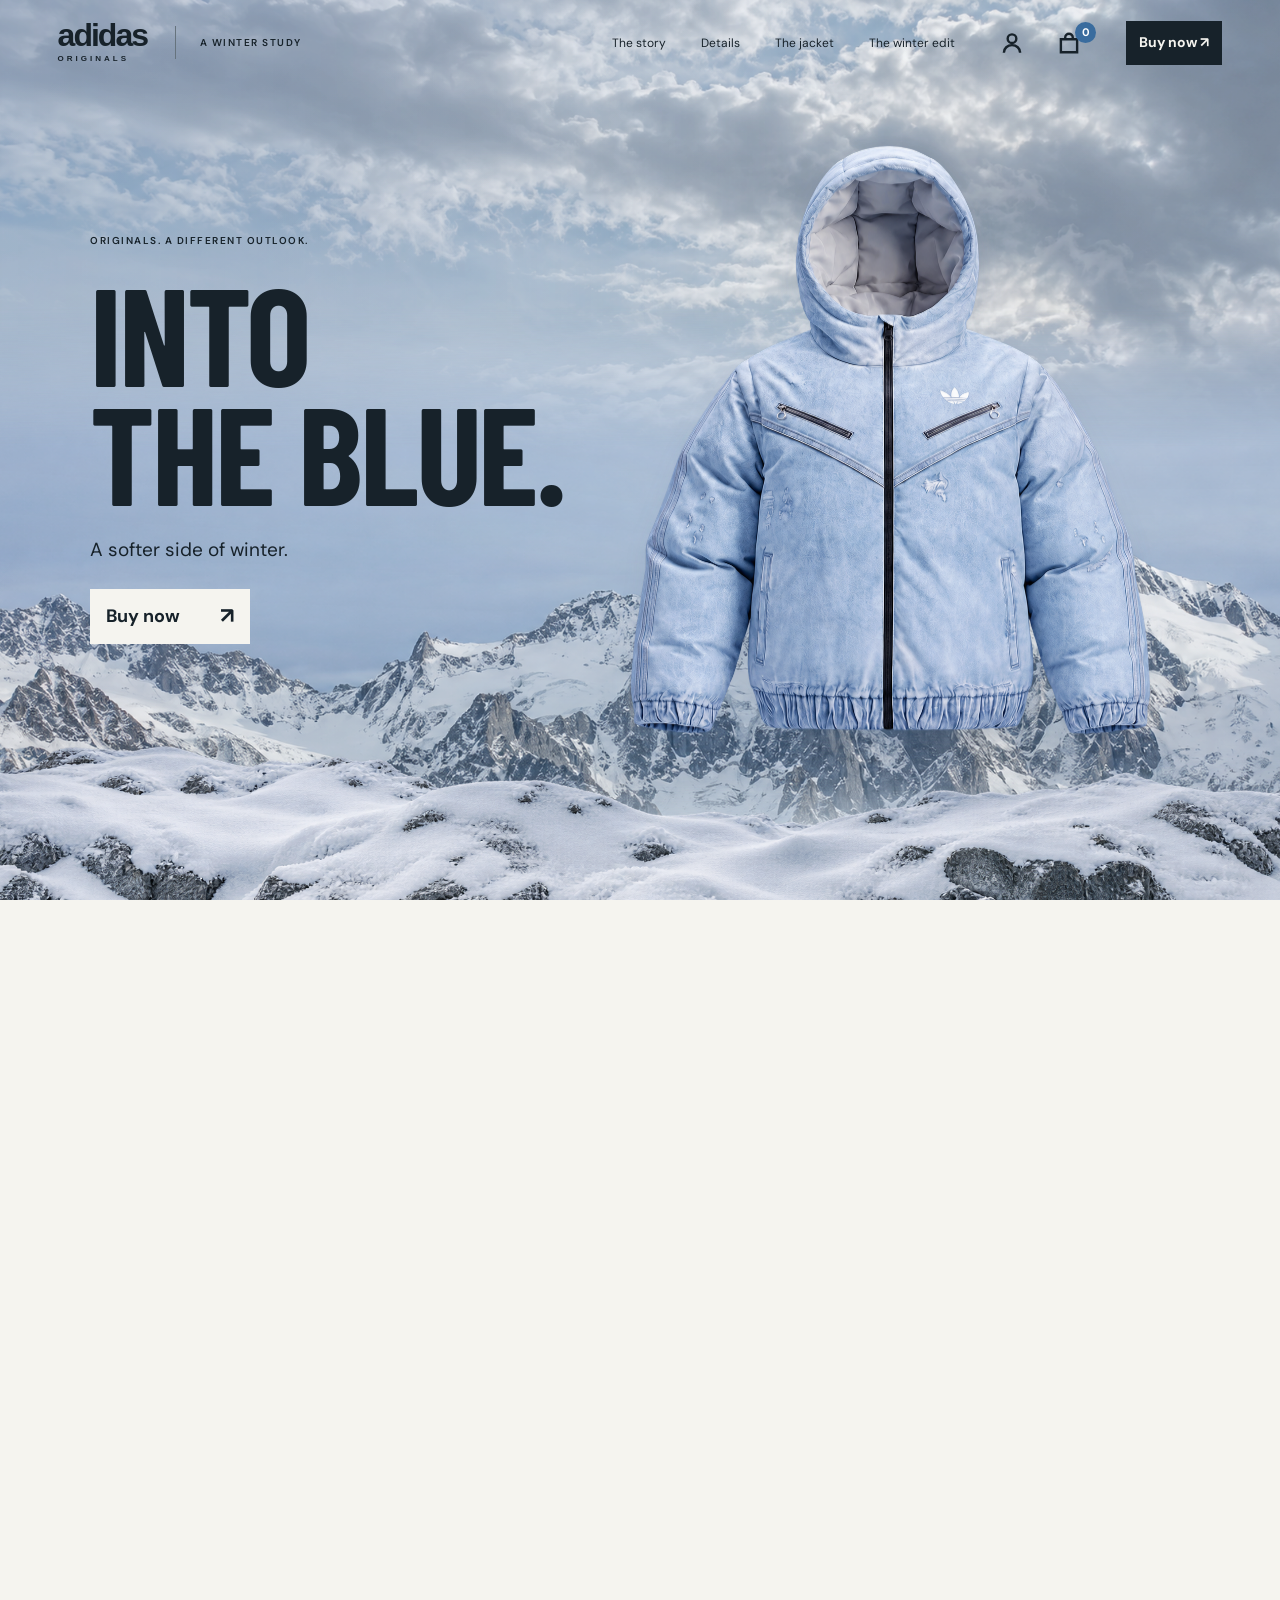
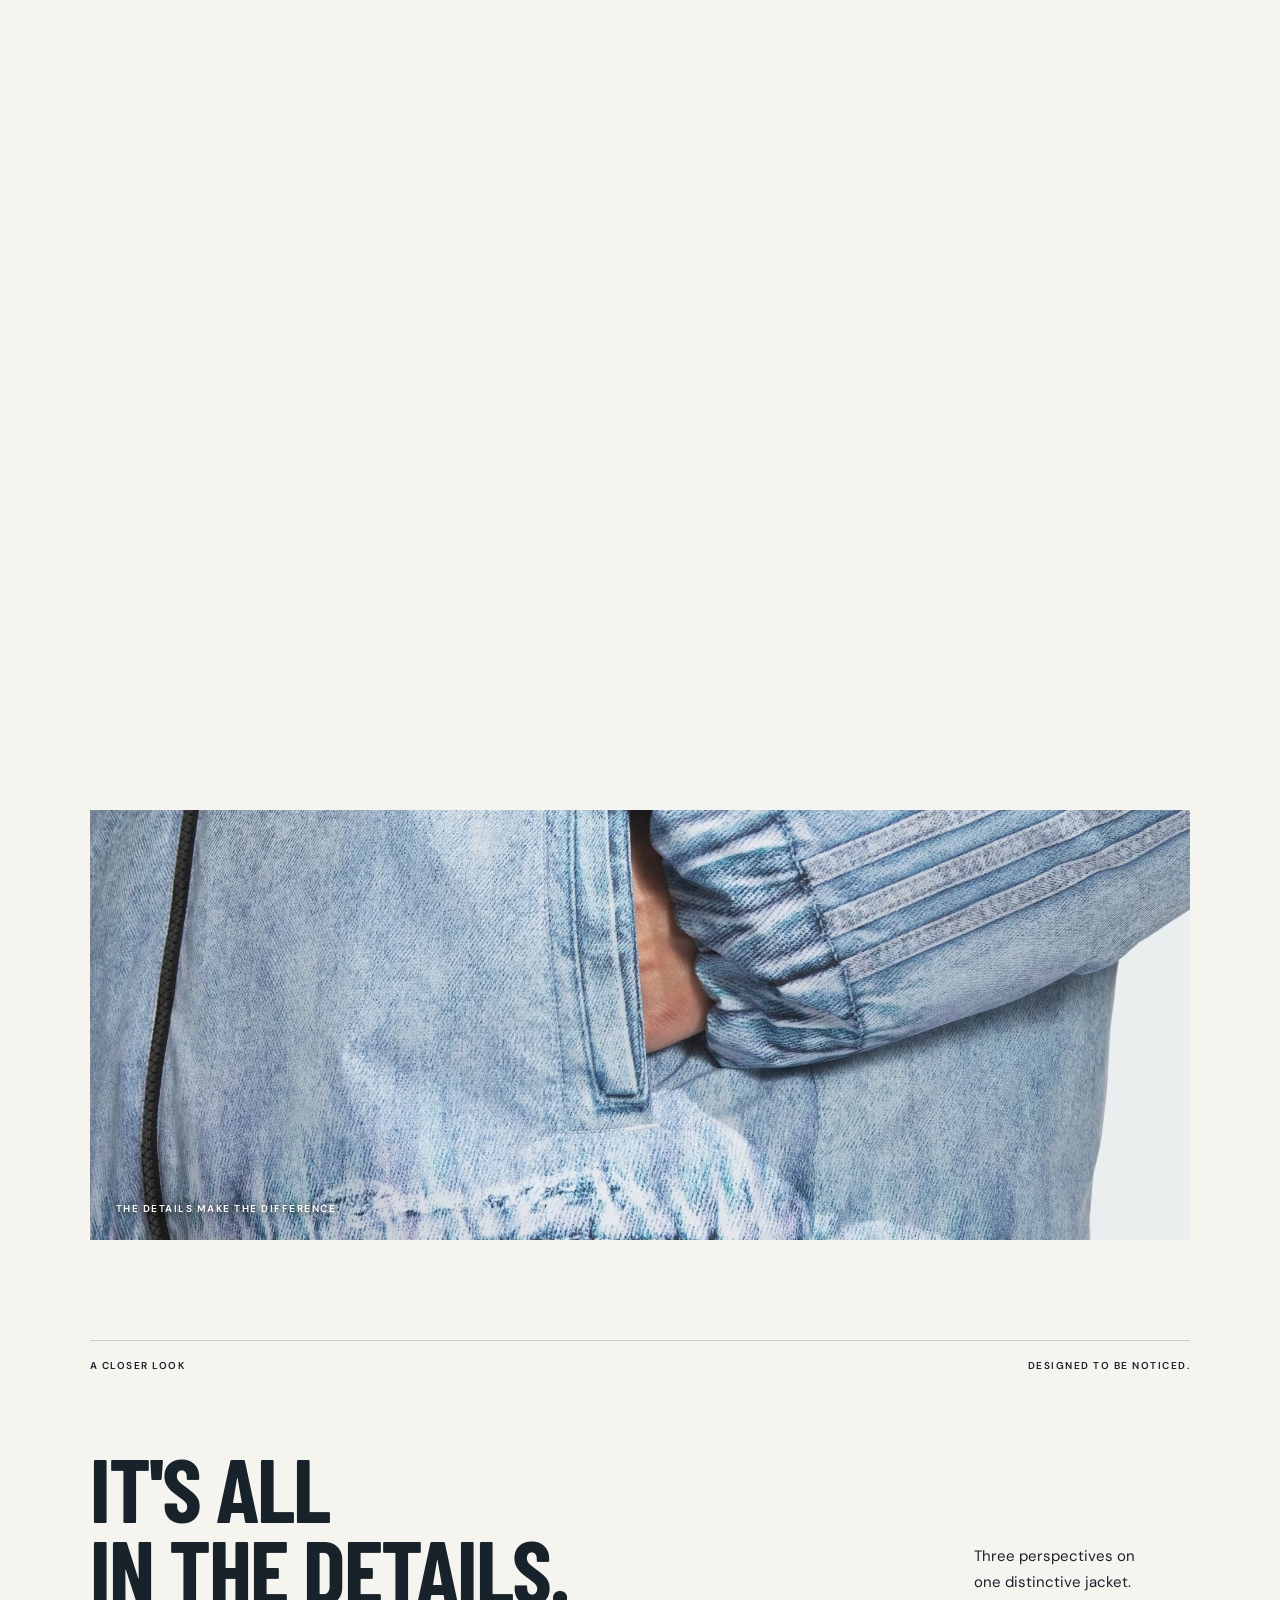
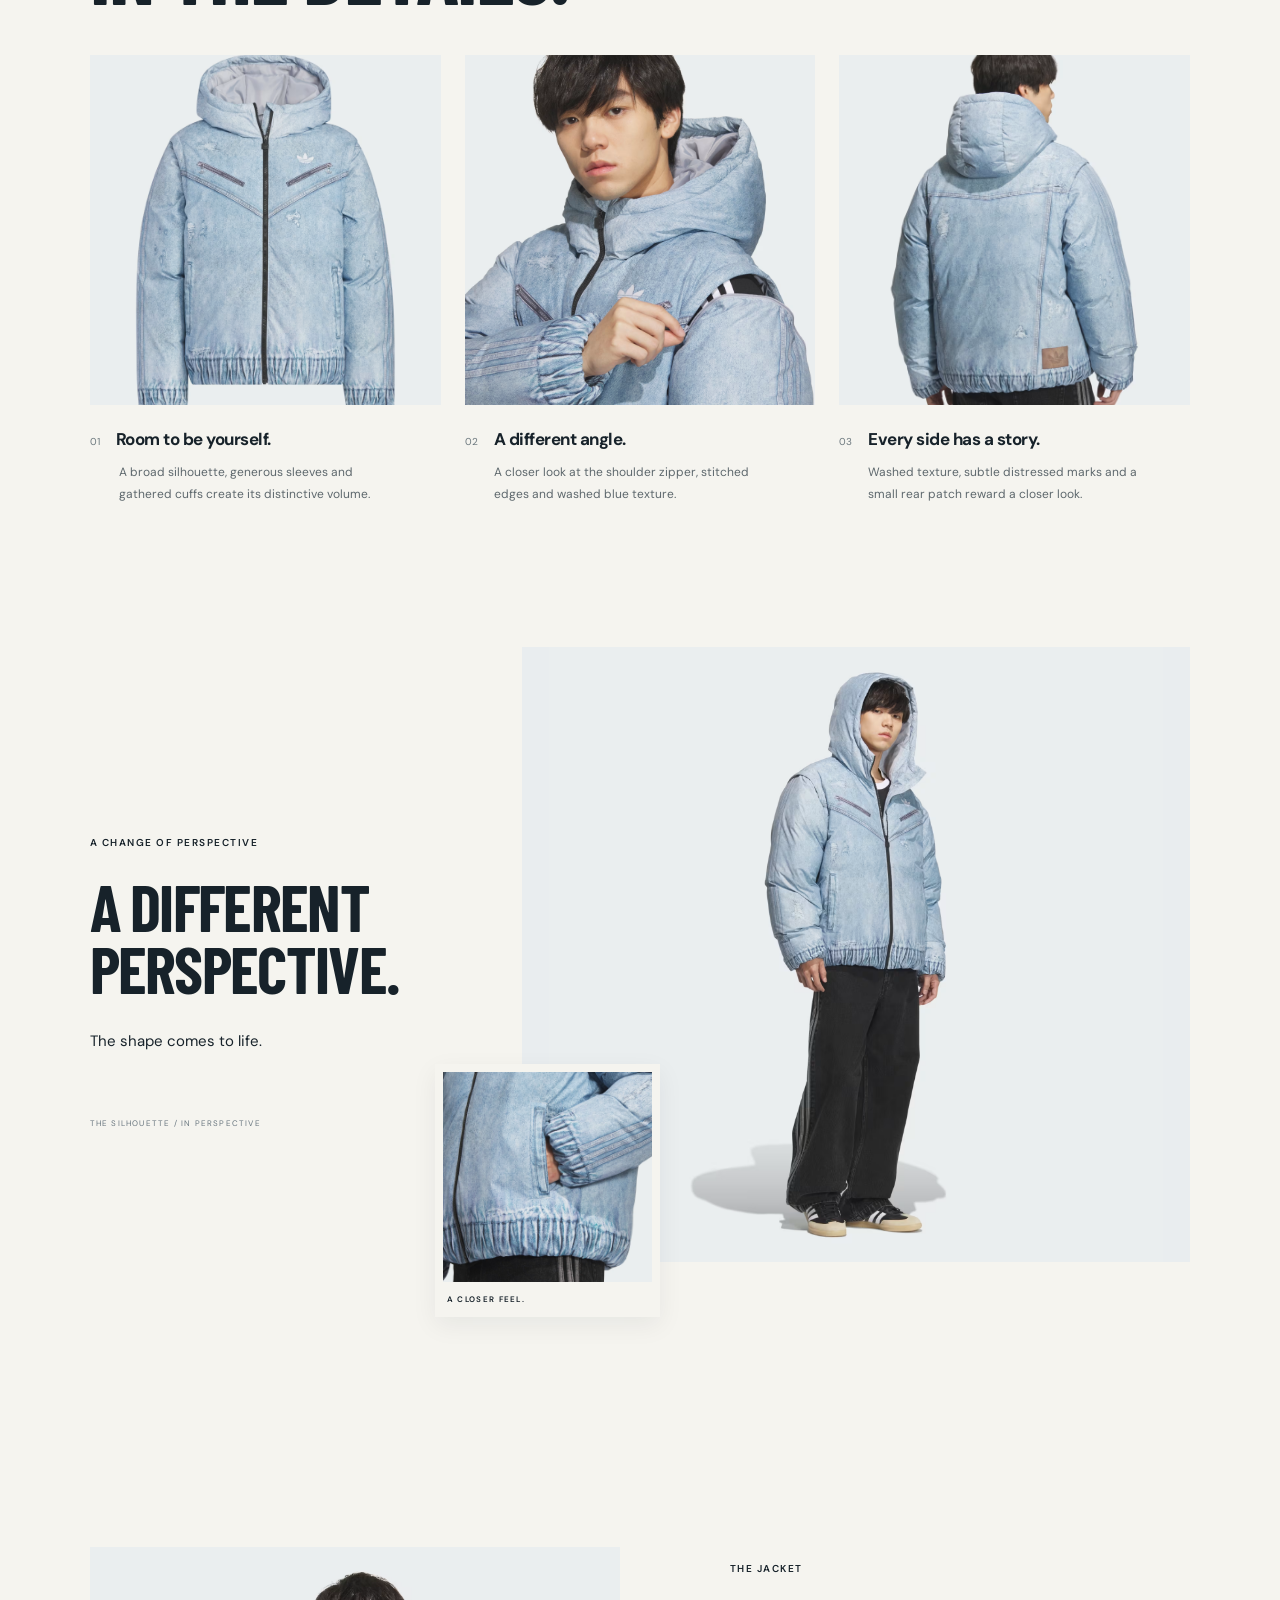
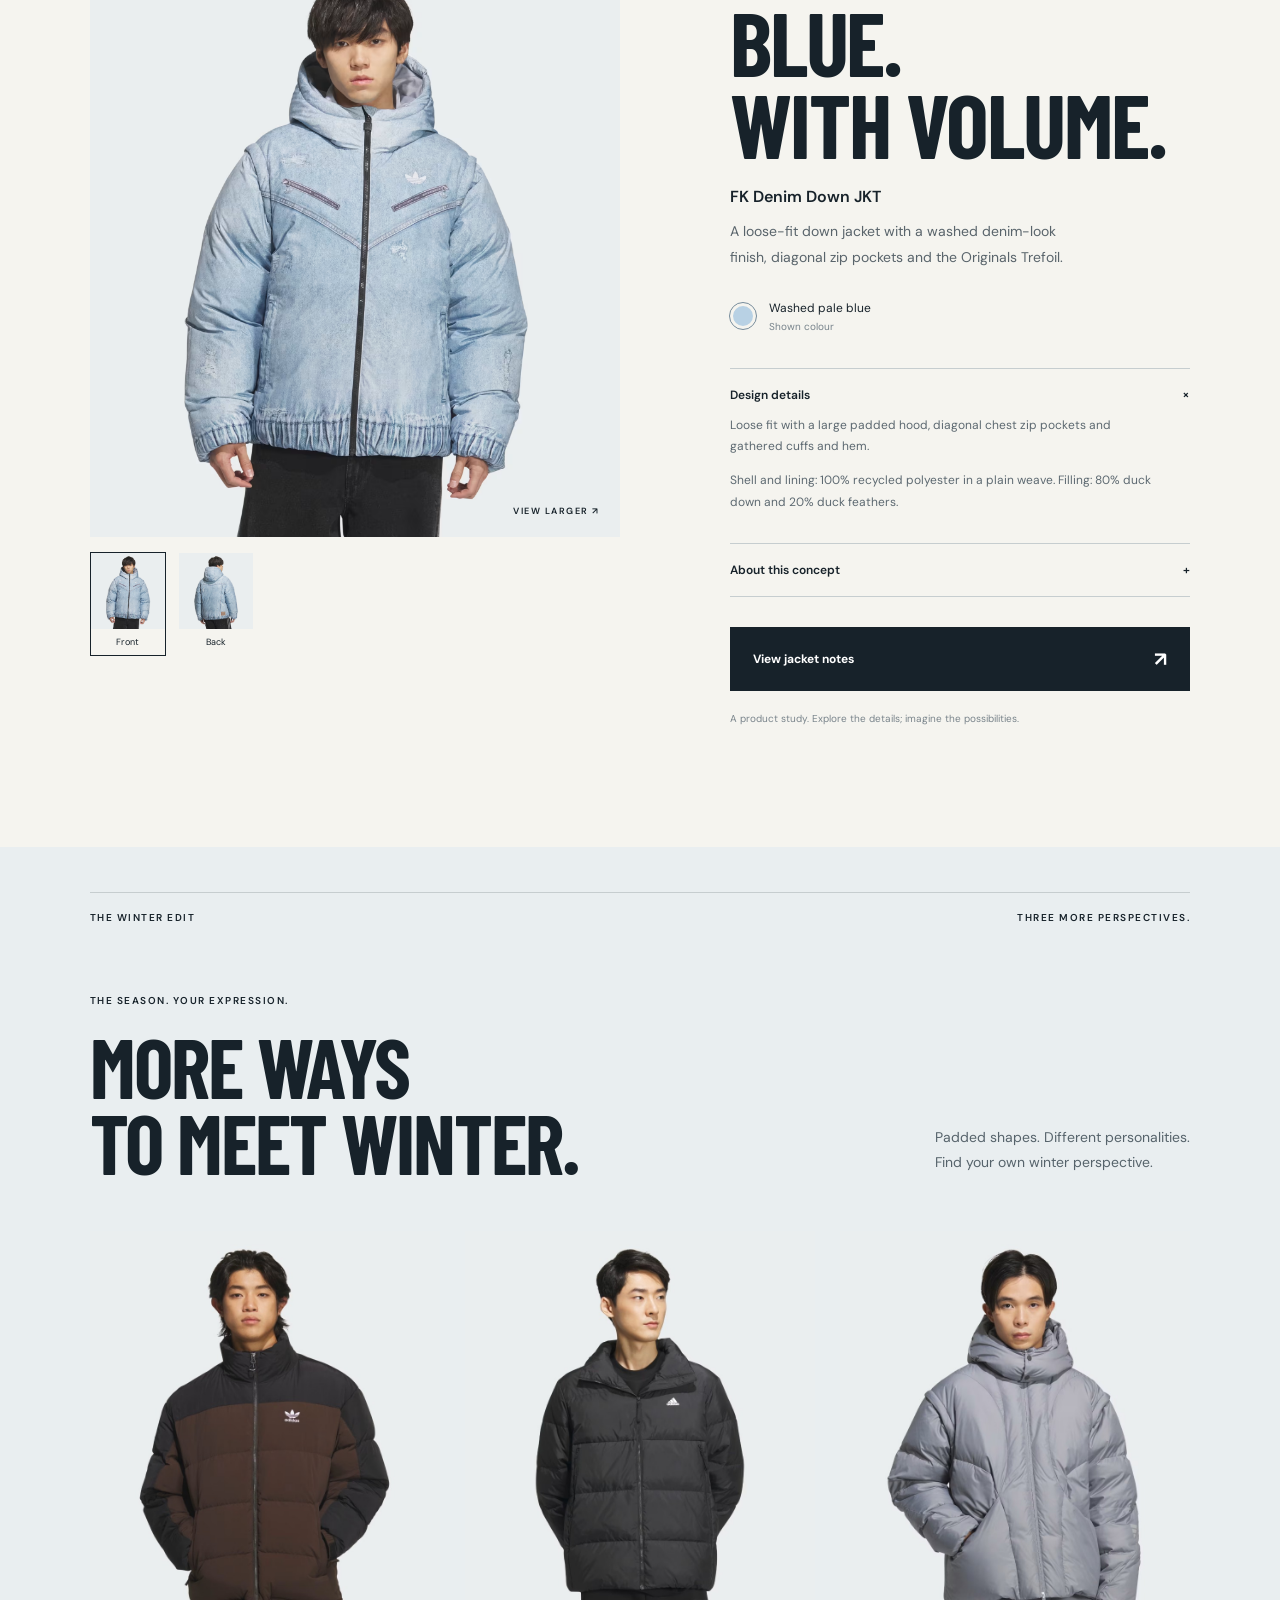
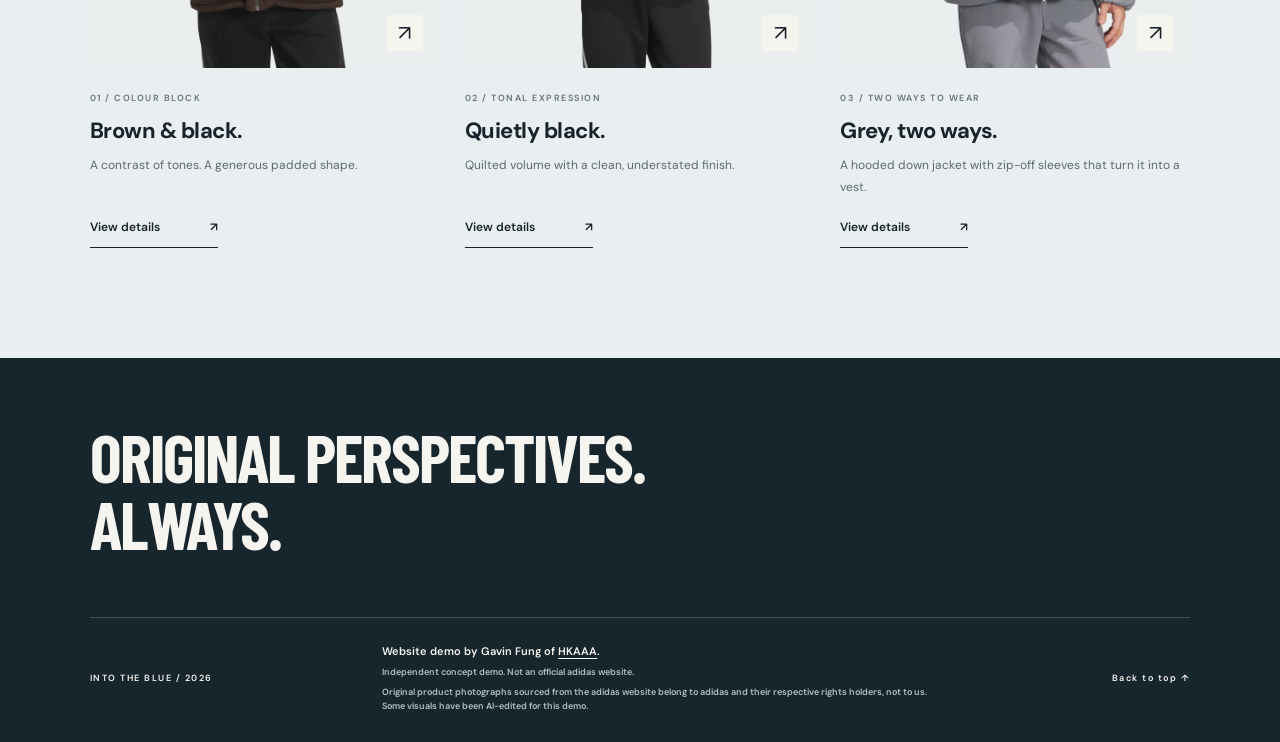
<file: index.html>
<!doctype html>
<html lang="en"><head><meta charset="utf-8"><meta name="viewport" content="width=device-width,initial-scale=1"><meta name="theme-color" content="#d2dfe8"><title>Into the Blue — A winter study</title><meta name="description" content="An independent winter fashion concept exploring the shape, texture and details of a blue padded jacket."><link rel="stylesheet" href="style.css?v=profile-20261105j"><link rel="icon" type="image/svg+xml" href="assets/favicon.svg"><link rel="canonical" href="https://gavinfung321.github.io/Adidas/"><meta property="og:type" content="website"><meta property="og:title" content="Into the Blue — A winter study"><meta property="og:description" content="A softer side of winter. An independent adidas website demo by Gavin Fung of HKAAA."><meta property="og:url" content="https://gavinfung321.github.io/Adidas/"><meta property="og:site_name" content="Into the Blue"><meta property="og:image" content="https://gavinfung321.github.io/Adidas/assets/social-preview.jpg"><meta property="og:image:width" content="1200"><meta property="og:image:height" content="630"><meta property="og:image:type" content="image/jpeg"><meta property="og:image:alt" content="Into the Blue campaign headline beside a pale blue jacket against a snowy mountain landscape."><meta name="twitter:card" content="summary_large_image"><meta name="twitter:title" content="Into the Blue — A winter study"><meta name="twitter:description" content="A softer side of winter. Independent website demo by Gavin Fung of HKAAA."><meta name="twitter:image" content="https://gavinfung321.github.io/Adidas/assets/social-preview.jpg"><meta name="twitter:image:alt" content="Pale blue jacket and Into the Blue headline over snowy mountains."></head><body>
<a class="skip" href="#details">Skip to jacket details</a>
<header><a href="#" class="brand" aria-label="Into the Blue home"><span class="brand-name">adidas<span>ORIGINALS</span></span><span class="edition">A WINTER STUDY</span></a><button class="nav-bag mobile-account" type="button" data-account-open aria-label="Account"><svg class="bag-icon account-icon" viewBox="0 0 24 24" aria-hidden="true" focusable="false"><circle cx="12" cy="8" r="4"/><path d="M4.5 21c0-4.2 3.4-7 7.5-7s7.5 2.8 7.5 7"/></svg><span class="account-avatar" data-account-avatar hidden aria-hidden="true"></span><span class="account-dot" data-account-dot hidden></span></button><button class="nav-bag mobile-bag" type="button" data-bag-open aria-label="Bag, 0 items"><svg class="bag-icon" viewBox="0 0 24 24" aria-hidden="true" focusable="false"><path d="M4.5 8.5h15v12h-15z"/><path d="M8.5 8.5V7a3.5 3.5 0 0 1 7 0v1.5"/></svg><span class="bag-count" data-bag-count aria-hidden="true">0</span></button><button class="mobile-menu-toggle" aria-expanded="false" aria-controls="mobile-menu">Menu</button><nav aria-label="Main navigation"><a href="#story">The story</a><a href="#details">Details</a><a href="#product">The jacket</a><a href="#winter-edit">The winter edit</a><button class="nav-bag nav-account" type="button" data-account-open aria-label="Account"><svg class="bag-icon account-icon" viewBox="0 0 24 24" aria-hidden="true" focusable="false"><circle cx="12" cy="8" r="4"/><path d="M4.5 21c0-4.2 3.4-7 7.5-7s7.5 2.8 7.5 7"/></svg><span class="account-avatar" data-account-avatar hidden aria-hidden="true"></span><span class="account-dot" data-account-dot hidden></span></button><button class="nav-bag" type="button" data-bag-open aria-label="Bag, 0 items"><svg class="bag-icon" viewBox="0 0 24 24" aria-hidden="true" focusable="false"><path d="M4.5 8.5h15v12h-15z"/><path d="M8.5 8.5V7a3.5 3.5 0 0 1 7 0v1.5"/></svg><span class="bag-count" data-bag-count aria-hidden="true">0</span></button><button class="nav-buy" data-buy>Buy now ↗︎</button></nav><nav id="mobile-menu" class="mobile-menu" aria-label="Mobile navigation" hidden><a href="#story">The story</a><a href="#details">Details</a><a href="#product">The jacket</a><a href="#winter-edit">The winter edit</a><button class="nav-buy" data-buy>Buy now ↗︎</button></nav></header>
<main>
<div class="hero-scroll"><section class="hero" aria-labelledby="hero-title"><div class="hero-landscape" aria-hidden="true"><img class="hero-clouds" src="assets/cloud-sky-v2.png" alt="" draggable="false"><img class="hero-mountains" src="assets/mountains-v2.png" alt="" draggable="false"><div class="hero-mist"></div></div><div class="hero-product-stage"><div class="hero-shadow" aria-hidden="true"></div><img class="hero-jacket" src="assets/jacket-cutout.png" alt="Pale blue padded jacket floating against a soft blue-grey background" fetchpriority="high" draggable="false"></div><div class="hero-copy"><p class="eyebrow">ORIGINALS. A DIFFERENT OUTLOOK.</p><h1 id="hero-title">Into<br>the blue.</h1><p class="intro">A softer side of winter.</p><button class="button" data-buy>Buy now <span>↗︎</span></button></div><img class="hero-foreground" src="assets/snow-ledge-v1.png" alt="" aria-hidden="true" draggable="false"></section><section class="hero-reveal" aria-labelledby="closer-title"><p class="eyebrow">A CLOSER PERSPECTIVE</p><h2 id="closer-title">Big on shape.<br>Quiet in blue.</h2><p>Washed blue texture. Generous proportions.<br>A closer look at the details.</p><button class="button" data-buy>Buy now <span>↗︎</span></button></section></div>
<section class="story" id="story"><div class="material-image"><img src="assets/pocket-detail.png" alt="Close-up of washed blue weave, side pocket, gathered cuff and hem" loading="lazy"><span class="image-note">THE DETAILS MAKE THE DIFFERENCE.</span></div></section>
<section class="details" id="details"><div class="section-top"><span>A CLOSER LOOK</span><span>DESIGNED TO BE NOTICED.</span></div><div class="details-heading"><h2>It's all<br>in the details.</h2><p>Three perspectives on<br>one distinctive jacket.</p></div><div class="detail-grid"><article><div class="detail-photo silhouette"><img src="assets/front.png" alt="Front view showing the jacket’s oversized padded shape" loading="lazy"></div><div class="detail-label"><span>01</span><h3>Room to be yourself.</h3></div><p>A broad silhouette, generous sleeves and gathered cuffs create its distinctive volume.</p></article><article><div class="detail-photo zipper sleeve-detail"><img src="assets/sleeve-detail.png" alt="Close view of the shoulder zipper, padded hood and washed blue fabric" loading="lazy"></div><div class="detail-label"><span>02</span><h3>A different angle.</h3></div><p>A closer look at the shoulder zipper, stitched edges and washed blue texture.</p></article><article><div class="detail-photo rear"><img src="assets/back.png" alt="Rear view showing washed fabric, back seams and lower brand patch" loading="lazy"></div><div class="detail-label"><span>03</span><h3>Every side has a story.</h3></div><p>Washed texture, subtle distressed marks and a small rear patch reward a closer look.</p></article></div></section>
<section id="perspective" class="outlook worn-editorial" aria-labelledby="worn-title"><div class="outlook-copy"><p class="eyebrow">A CHANGE OF PERSPECTIVE</p><h2 id="worn-title">A different<br>perspective.</h2><p class="worn-lead">The shape comes to life.</p><span class="worn-index">THE SILHOUETTE / IN PERSPECTIVE</span></div><div class="worn-composition"><div class="worn-photo"><img src="assets/model-hood.png" alt="Full-body view of the blue padded jacket worn with its hood up, black trousers and striped trainers" loading="lazy"></div><figure class="worn-inset"><img src="assets/pocket-detail.png" alt="Close-up of the washed blue fabric, gathered cuff and side pocket" loading="lazy"><figcaption>A CLOSER FEEL.</figcaption></figure></div></section>
<section class="product" id="product"><div class="product-gallery"><button class="main-photo" aria-label="Enlarge jacket photograph"><img id="product-photo" src="assets/product-front-worn.png" alt="Front view of the blue padded jacket worn by a model" loading="lazy"><span>VIEW LARGER ↗︎</span></button><div class="thumbnails" aria-label="Product views"><button class="selected" data-view="front" aria-pressed="true"><img src="assets/product-front-worn.png" alt=""><span>Front</span></button><button data-view="back" aria-pressed="false"><img src="assets/back.png" alt=""><span>Back</span></button></div></div><div class="product-info"><p class="eyebrow">THE JACKET</p><h2>Blue.<br>With volume.</h2><p class="product-name">FK Denim Down JKT</p><p class="product-description">A loose-fit down jacket with a washed denim-look finish, diagonal zip pockets and the Originals Trefoil.</p><div class="colour"><span class="swatch"></span><span>Washed pale blue <small>Shown colour</small></span></div><div class="accordions"><details open><summary>Design details <span>+</span></summary><p>Loose fit with a large padded hood, diagonal chest zip pockets and gathered cuffs and hem.</p><p>Shell and lining: 100% recycled polyester in a plain weave. Filling: 80% duck down and 20% duck feathers.</p></details><details><summary>About this concept <span>+</span></summary><p>This is an independent design demo. Product information is based on the supplied adidas listing. Price and availability are not confirmed. No purchases are processed here.</p></details></div><button class="button dark" id="spec-button">View jacket notes <span>↗︎</span></button><p class="product-note">A product study. Explore the details; imagine the possibilities.</p></div></section>
<section class="winter-edit" id="winter-edit" aria-labelledby="winter-title"><div class="section-top"><span>THE WINTER EDIT</span><span>THREE MORE PERSPECTIVES.</span></div><div class="winter-heading"><div><p class="eyebrow">THE SEASON. YOUR EXPRESSION.</p><h2 id="winter-title">More ways<br>to meet winter.</h2></div><p>Padded shapes. Different personalities.<br>Find your own winter perspective.</p></div><div class="winter-grid"><article class="winter-card"><button class="winter-photo" data-winter="winter-brown" aria-label="View brown and black padded jacket"><img src="assets/winter-brown-worn-front.png" alt="Model wearing the brown and black padded jacket with a high collar, front view" loading="lazy"><img class="winter-photo-alt" src="assets/winter-brown-worn-back.png" alt="" loading="lazy"><span class="photo-arrow" aria-hidden="true">↗︎</span></button><div class="winter-caption"><span>01 / COLOUR BLOCK</span><h3>Brown &amp; black.</h3><p>A contrast of tones. A generous padded shape.</p><button class="winter-link" data-winter="winter-brown">View details <span aria-hidden="true">↗︎</span></button></div></article><article class="winter-card"><button class="winter-photo" data-winter="winter-black" aria-label="View black down jacket"><img src="assets/winter-black-worn-front.png" alt="Model wearing the black down jacket with a high stand collar and white chest logo, front view" loading="lazy"><img class="winter-photo-alt" src="assets/winter-black-worn-back.png" alt="" loading="lazy"><span class="photo-arrow" aria-hidden="true">↗︎</span></button><div class="winter-caption"><span>02 / TONAL EXPRESSION</span><h3>Quietly black.</h3><p>Quilted volume with a clean, understated finish.</p><button class="winter-link" data-winter="winter-black">View details <span aria-hidden="true">↗︎</span></button></div></article><article class="winter-card"><button class="winter-photo" data-winter="winter-grey" aria-label="View grey hooded down jacket with zip-off sleeves"><img src="assets/winter-grey-worn-front.jpg" alt="Model wearing the grey hooded down jacket with curved panel seams, front view" loading="lazy"><img class="winter-photo-alt" src="assets/winter-grey-worn-back.png" alt="" loading="lazy"><span class="photo-arrow" aria-hidden="true">↗︎</span></button><div class="winter-caption"><span>03 / TWO WAYS TO WEAR</span><h3>Grey, two ways.</h3><p>A hooded down jacket with zip-off sleeves that turn it into a vest.</p><button class="winter-link" data-winter="winter-grey">View details <span aria-hidden="true">↗︎</span></button></div></article></div></section></main><footer><div class="footer-title">Original perspectives.<br>Always.</div><div class="footer-bottom"><span>INTO THE BLUE / 2026</span><div class="footer-credits"><p>Website demo by Gavin Fung of <a href="https://hkaiautomation.com/" target="_blank" rel="noopener noreferrer">HKAAA</a>.</p><p>Independent concept demo. Not an official adidas website.</p><p>Original product photographs sourced from the adidas website belong to adidas and their respective rights holders, not to us. Some visuals have been AI-edited for this demo.</p></div><a href="#">Back to top ↑︎</a></div></footer>
<dialog id="photo-dialog"><button class="dialog-close" aria-label="Close photograph">✕</button><img alt="Enlarged jacket photograph"></dialog><dialog id="notes-dialog"><button class="dialog-close" aria-label="Close jacket notes">✕</button><p class="eyebrow">THE PRODUCT STUDY</p><h2>Jacket notes.</h2><p>FK Denim Down JKT. A loose-fit down jacket with a washed denim-look finish, diagonal chest zippers and a large hood. Shell and lining: 100% recycled polyester. Filling: 80% duck down and 20% duck feathers.</p><p>This concept uses reference and AI-edited product imagery. Product details are based on the supplied adidas listing. Price and availability are not confirmed.</p><a class="text-link" href="#details" id="notes-link">Return to the details ↗︎</a></dialog>
<dialog id="winter-dialog" aria-labelledby="winter-dialog-title"><button class="dialog-close" aria-label="Close jacket details">✕</button><div class="winter-dialog-grid"><div class="winter-gallery"><div class="gallery-stage"><img id="winter-dialog-photo" alt=""><button type="button" class="gallery-arrow prev" data-gallery-step="-1" aria-label="Previous photo"><svg viewBox="0 0 24 24" aria-hidden="true" focusable="false"><path d="M15 5l-7 7 7 7"/></svg></button><button type="button" class="gallery-arrow next" data-gallery-step="1" aria-label="Next photo"><svg viewBox="0 0 24 24" aria-hidden="true" focusable="false"><path d="M9 5l7 7-7 7"/></svg></button></div><div class="purchase-thumbnails winter-thumbnails" id="winter-thumbnails" aria-label="Jacket photographs"></div></div><div><h2 id="winter-dialog-title"></h2><p id="winter-dialog-description"></p><form id="winter-form" class="bag-form" novalidate><p class="purchase-price"><span data-product-price></span> <small>Demo price · not official</small></p><fieldset aria-describedby="winter-size-error"><legend>Select your size <small>Demo sizes</small></legend><div class="size-options" data-size-options></div></fieldset><p class="size-error" id="winter-size-error" role="alert"></p><button class="button dark" type="submit">Add to bag <span>↗︎</span></button></form></div></div></dialog><dialog id="purchase-dialog" aria-labelledby="purchase-title"><button class="dialog-close" aria-label="Close jacket selector">✕</button><div class="purchase-grid"><div class="purchase-gallery"><div class="gallery-stage"><img id="purchase-photo" src="assets/front.png" alt="Front of the blue padded jacket"><button type="button" class="gallery-arrow prev" data-gallery-step="-1" aria-label="Previous photo"><svg viewBox="0 0 24 24" aria-hidden="true" focusable="false"><path d="M15 5l-7 7 7 7"/></svg></button><button type="button" class="gallery-arrow next" data-gallery-step="1" aria-label="Next photo"><svg viewBox="0 0 24 24" aria-hidden="true" focusable="false"><path d="M9 5l7 7-7 7"/></svg></button></div><div class="purchase-thumbnails" aria-label="Jacket photographs"><button type="button" data-purchase-photo="front" aria-pressed="true" aria-label="Show front view"><img src="assets/front.png" alt=""><span>Front</span></button><button type="button" data-purchase-photo="back" aria-pressed="false" aria-label="Show back view"><img src="assets/back.png" alt=""><span>Back</span></button><button type="button" data-purchase-photo="model-hood" aria-pressed="false" aria-label="Show worn view"><img src="assets/model-hood.png" alt=""><span>Worn</span></button></div></div><div><p class="eyebrow">THE JACKET / DEMO BAG</p><h2 id="purchase-title">Make it yours.</h2><p>FK Denim Down JKT<br><small>Loose fit · Washed pale blue</small></p><form id="purchase-form" class="bag-form" data-product-id="blue-jacket" novalidate><p class="purchase-price"><span data-product-price></span> <small>Demo price · not official</small></p><fieldset aria-describedby="purchase-size-error"><legend>Select your size <small>Demo sizes</small></legend><div class="size-options" data-size-options></div></fieldset><p class="size-error" id="purchase-size-error" role="alert"></p><button class="button dark" type="submit">Add to bag <span>↗︎</span></button></form></div></div></dialog>
<dialog id="bag-dialog" class="bag-drawer" aria-labelledby="bag-title"><div class="bag-head"><h2 id="bag-title">Your bag <span class="bag-head-count" id="bag-head-count">0 items</span></h2><button class="dialog-close" aria-label="Close bag">✕</button></div><p class="bag-storage-notice" id="bag-storage-notice" hidden>Your bag can’t be saved in this browser right now. It will stay available until you leave this page.</p><p class="bag-storage-notice" id="bag-sync-notice" hidden>Your bag couldn’t be saved to your account just now. It’s still saved on this device.</p><div class="bag-view" id="bag-items-view"><div class="bag-body"><p class="bag-demo-note">Demo pricing and sizes — not official availability.</p><ul class="bag-lines" id="bag-lines" aria-label="Items in your bag"></ul><div class="bag-empty" id="bag-empty" hidden><p>Your bag is empty.</p><button class="button dark" type="button" data-bag-continue>Continue shopping <span>↗︎</span></button></div></div><div class="bag-summary" id="bag-summary"><div class="bag-subtotal"><span>Subtotal <small>Demo pricing</small></span><strong id="bag-subtotal"></strong></div><p class="bag-shipping">Secure test checkout by Stripe. No real payment is taken and no shipping is charged.</p><button class="button dark" type="button" id="bag-checkout">Checkout <span>↗︎</span></button><button class="bag-continue" type="button" data-bag-continue>Continue shopping</button></div></div><p class="visually-hidden" id="bag-live" aria-live="polite"></p></dialog>
<dialog id="account-dialog" class="bag-drawer account-drawer" aria-labelledby="account-title"><div class="bag-head"><h2 id="account-title">Account</h2><button class="dialog-close" aria-label="Close account">✕</button></div><div class="bag-body account-body"><p class="account-status" id="account-status" role="status"></p><p class="account-error" id="account-error" role="alert"></p>
<section class="account-view" data-account-view="signin" aria-labelledby="account-signin-title"><h3 id="account-signin-title" tabindex="-1">Sign in</h3><p class="account-lead">See your test orders and keep your bag on every device. Checkout works without an account too.</p><form class="account-form" data-account-form="signin" novalidate><label class="account-field">Email<input name="email" type="email" autocomplete="email" inputmode="email" spellcheck="false" required></label><label class="account-field">Password<input name="password" type="password" autocomplete="current-password" required></label><button class="button dark" type="submit">Sign in <span>↗︎</span></button></form><button class="account-link" type="button" data-account-go="forgot">Forgot password?</button><p class="account-switch">New here? <button class="account-link" type="button" data-account-go="signup">Create an account</button></p></section>
<section class="account-view" data-account-view="signup" hidden aria-labelledby="account-signup-title"><h3 id="account-signup-title" tabindex="-1">Create an account</h3><p class="account-lead">We’ll email you a link to confirm your address. This is a demo shop — no real orders are made.</p><form class="account-form" data-account-form="signup" novalidate><label class="account-field">Email<input name="email" type="email" autocomplete="email" inputmode="email" spellcheck="false" required></label><label class="account-field">Password <small>At least 8 characters</small><input name="password" type="password" autocomplete="new-password" minlength="8" required></label><button class="button dark" type="submit">Create account <span>↗︎</span></button></form><p class="account-switch">Already have an account? <button class="account-link" type="button" data-account-go="signin">Sign in</button></p></section>
<section class="account-view" data-account-view="check-email" hidden aria-labelledby="account-check-title"><h3 id="account-check-title" tabindex="-1">Check your email</h3><p class="account-lead">We sent a confirmation link to <strong data-account-email></strong>. Open it on any device to finish signing up. It can take a minute to arrive — check your spam folder too.</p><button class="button dark" type="button" data-account-resend>Send the email again <span>↗︎</span></button><p class="account-switch"><button class="account-link" type="button" data-account-go="signin">Back to sign in</button></p></section>
<section class="account-view" data-account-view="forgot" hidden aria-labelledby="account-forgot-title"><h3 id="account-forgot-title" tabindex="-1">Reset your password</h3><p class="account-lead">Enter your email and we’ll send you a link to set a new password.</p><form class="account-form" data-account-form="forgot" novalidate><label class="account-field">Email<input name="email" type="email" autocomplete="email" inputmode="email" spellcheck="false" required></label><button class="button dark" type="submit">Send reset link <span>↗︎</span></button></form><p class="account-switch"><button class="account-link" type="button" data-account-go="signin">Back to sign in</button></p></section>
<section class="account-view" data-account-view="forgot-sent" hidden aria-labelledby="account-sent-title"><h3 id="account-sent-title" tabindex="-1">Check your email</h3><p class="account-lead">If there’s an account for <strong data-account-email></strong>, we’ve sent a link to set a new password. The link works once and expires after an hour.</p><p class="account-switch"><button class="account-link" type="button" data-account-go="signin">Back to sign in</button></p></section>
<section class="account-view" data-account-view="reset" hidden aria-labelledby="account-reset-title"><h3 id="account-reset-title" tabindex="-1">Set a new password</h3><form class="account-form" data-account-form="reset" novalidate><label class="account-field">New password <small>At least 8 characters</small><input name="password" type="password" autocomplete="new-password" minlength="8" required></label><button class="button dark" type="submit">Save password <span>↗︎</span></button></form></section>
<section class="account-view" data-account-view="expired" hidden aria-labelledby="account-expired-title"><h3 id="account-expired-title" tabindex="-1">That link has expired</h3><p class="account-lead">Email links work once and expire after a while. You can ask for a new one.</p><button class="button dark" type="button" data-account-go="forgot">Reset password <span>↗︎</span></button><p class="account-switch">Confirmed already? <button class="account-link" type="button" data-account-go="signin">Sign in</button></p></section>
<section class="account-view" data-account-view="account" hidden aria-labelledby="account-home-title"><div class="account-identity"><label class="account-photo-pick"><span class="account-photo" data-account-photo aria-hidden="true"></span><span class="account-photo-edit" aria-hidden="true"><svg viewBox="0 0 24 24" fill="none" stroke="currentColor" stroke-width="2" stroke-linecap="round" stroke-linejoin="round"><path d="M12 20h9"/><path d="M16.5 3.5a2.1 2.1 0 0 1 3 3L7 19l-4 1 1-4Z"/></svg></span><input class="account-file" type="file" accept="image/jpeg,image/png,image/webp" data-account-photo-file aria-label="Edit photo"></label><div><p class="account-home-name" id="account-home-title" data-account-name tabindex="-1"></p><p class="account-home-email" data-account-user></p><button class="account-link" type="button" data-account-photo-remove hidden>Remove photo</button></div></div><p class="account-admin" data-account-admin hidden><a class="button dark" href="admin/">Open Admin Dashboard <span>↗︎</span></a></p><div class="account-orders-block" data-account-orders-block><h3 id="account-orders-title">My orders</h3><p class="account-orders-state" data-account-orders-state></p><ul class="account-orders" data-account-orders></ul></div><div class="account-menu"><button type="button" data-account-edit="details">Details <span>↗︎</span></button><button type="button" data-account-edit="password">Password <span>↗︎</span></button><button type="button" data-account-edit="email">Email <span>↗︎</span></button><button type="button" data-account-edit="privacy">Privacy <span>↗︎</span></button></div><button class="account-link account-signout" type="button" data-account-signout>Sign out</button></section>
</div></dialog>
<dialog id="account-edit-dialog" class="account-edit" aria-labelledby="account-edit-title"><div class="account-edit-head"><h2 id="account-edit-title" tabindex="-1">Your details</h2><button class="dialog-close" type="button" aria-label="Close">✕</button></div><div class="account-edit-body"><p class="account-status" data-account-edit-status role="status"></p><p class="account-error" data-account-edit-error role="alert"></p><section data-account-edit-view="details"><div class="account-photo-row"><label class="account-photo-pick"><span class="account-photo" data-account-photo aria-hidden="true"></span><span class="account-photo-edit" aria-hidden="true"><svg viewBox="0 0 24 24" fill="none" stroke="currentColor" stroke-width="2" stroke-linecap="round" stroke-linejoin="round"><path d="M12 20h9"/><path d="M16.5 3.5a2.1 2.1 0 0 1 3 3L7 19l-4 1 1-4Z"/></svg></span><input class="account-file" type="file" accept="image/jpeg,image/png,image/webp" data-account-photo-file aria-label="Edit photo"></label><button class="account-link" type="button" data-account-photo-remove hidden>Remove photo</button></div><form class="account-form" data-account-form="profile" novalidate><label class="account-field">Name<input name="display_name" maxlength="80" autocomplete="name"></label><label class="account-field">Phone<input name="phone" maxlength="30" autocomplete="tel"></label><label class="account-field">Address<input name="address_line" maxlength="120" autocomplete="street-address"></label><label class="account-field">District<input name="district" maxlength="40" autocomplete="address-level2"></label><button class="button dark" type="submit">Save details <span>↗︎</span></button></form></section><section data-account-edit-view="password" hidden><form class="account-form" data-account-form="password" novalidate><label class="account-field">Current password<input name="current" type="password" autocomplete="current-password" required></label><label class="account-field">New password <small>At least 8 characters</small><input name="password" type="password" autocomplete="new-password" minlength="8" required></label><button class="button dark" type="submit">Update password <span>↗︎</span></button></form></section><section data-account-edit-view="email" hidden><p class="account-note">We’ll send a confirm link to the new address and to this one. This email keeps working until both are opened.</p><form class="account-form" data-account-form="email" novalidate><label class="account-field">New email<input name="email" type="email" autocomplete="email" inputmode="email" spellcheck="false" required></label><button class="button dark" type="submit">Send confirm link <span>↗︎</span></button></form></section><section data-account-edit-view="privacy" hidden><p class="account-note">This demo stores your email, name, phone, address, profile photo and bag, plus paid test orders. There is no marketing mail and no record of how you browse. Staff can replace your photo. Deleting the account removes the login, photo and bag. Paid test orders stay on the shop record without your account.</p><form class="account-form" data-account-form="delete" novalidate><label class="account-field">Type delete to remove this account<input name="confirm" autocomplete="off" spellcheck="false" required></label><button class="button account-delete" type="submit">Delete account</button></form></section></div></dialog><script src="products.js?v=inv-20261104a"></script><script src="catalogue-remote.js?v=inv-20261104a"></script><script src="cart.js?v=inv-20261104a"></script><script src="vendor/supabase-js-2.118.0.js"></script><script src="account.js?v=profile-20261105b"></script><script src="account-panel.js?v=profile-20261105i"></script><script src="app.js?v=acct-20261101b"></script><script src="shop.js?v=profile-20261105e"></script></body></html>
</file>
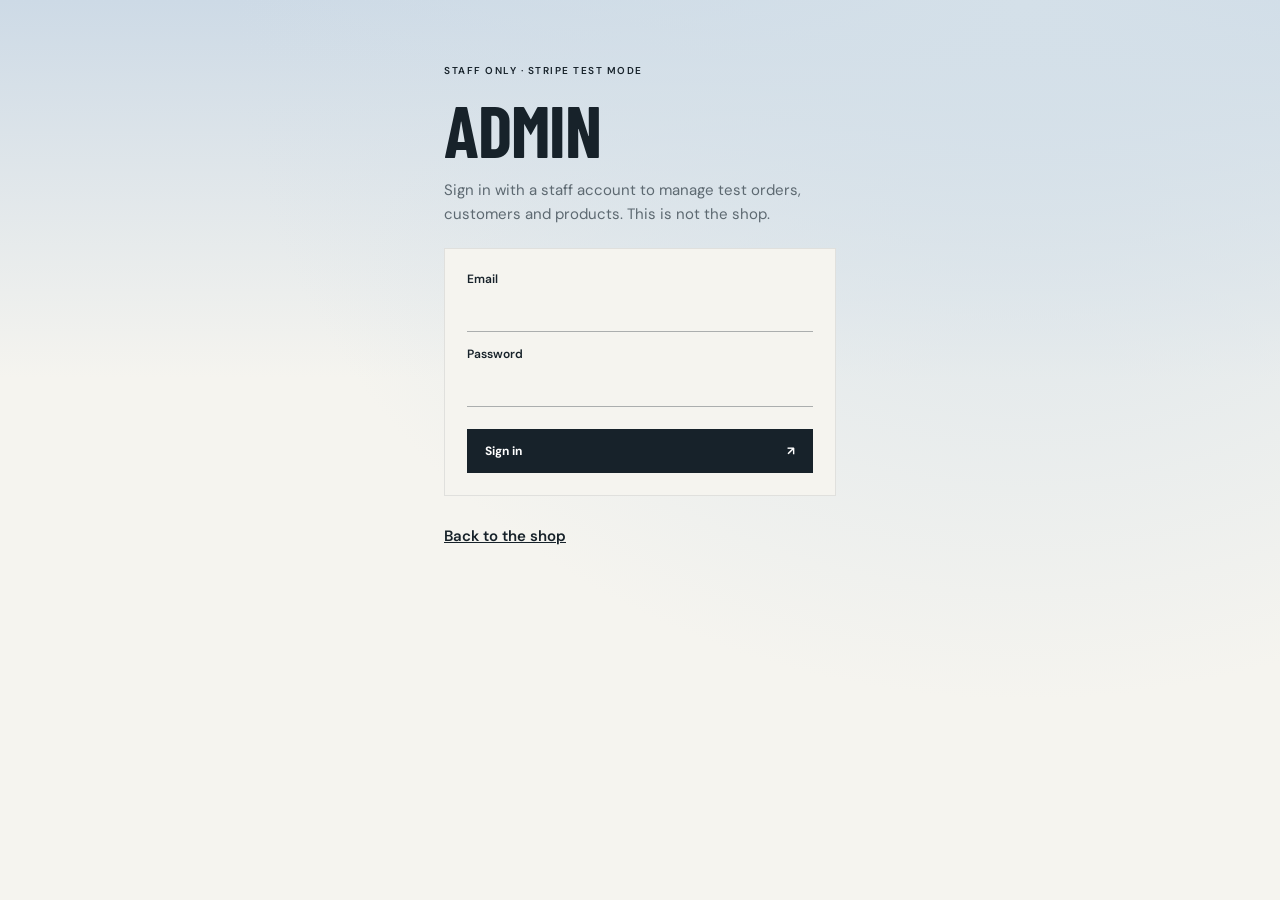
<file: admin/index.html>
<!DOCTYPE html>
<html lang="en">
<head>
  <meta charset="utf-8">
  <meta name="viewport" content="width=device-width,initial-scale=1">
  <meta name="robots" content="noindex">
  <meta name="theme-color" content="#b9c9d9">
  <title>Admin — Into the Blue</title>
  <link rel="stylesheet" href="admin.css?v=profile-20261105f">
  <link rel="icon" type="image/svg+xml" href="../assets/favicon.svg">
</head>
<body>
  <a class="skip" href="#main">Skip to content</a>

  <aside class="admin-side" data-staff-nav hidden>
    <div class="side-top">
      <a class="brand" href="../" aria-label="Back to the shop">
        <span class="brand-name">adidas<span>ORIGINALS</span></span>
        <span class="edition">ADMIN · DEMO</span>
      </a>
      <nav class="admin-nav" aria-label="Admin">
        <button type="button" data-go="dashboard">Overview</button>
        <button type="button" data-go="orders">Orders</button>
        <button type="button" data-go="customers">Customers</button>
        <button type="button" data-go="products">Products</button>
        <button type="button" data-go="audit">Audit</button>
      </nav>
    </div>
    <div class="staff-session">
      <a class="admin-shop-link" href="../">← Back to the shop</a>
      <div class="staff-session-row">
        <span class="staff-avatar" data-staff-avatar hidden title="" aria-hidden="true"></span>
        <button type="button" class="admin-signout" data-signout>Sign out</button>
      </div>
    </div>
  </aside>

  <main id="main">
    <p class="admin-status" data-status role="status"></p>
    <p class="admin-error" data-error role="alert"></p>
    <section class="admin-view" data-view="signin" aria-labelledby="signin-title">
      <p class="eyebrow">STAFF ONLY · STRIPE TEST MODE</p>
      <h1 id="signin-title">Admin</h1>
      <p class="lead">Sign in with a staff account to manage test orders, customers and products. This is not the shop.</p>
      <form class="admin-form" data-signin novalidate>
        <label>Email<input name="email" type="email" autocomplete="username" required></label>
        <label>Password<input name="password" type="password" autocomplete="current-password" required></label>
        <button class="button dark" type="submit">Sign in <span>↗︎</span></button>
      </form>
      <p class="footnote"><a href="../">Back to the shop</a></p>
    </section>

    <section class="admin-view" data-view="dashboard" hidden aria-labelledby="dash-title">
      <h1 id="dash-title">Overview</h1>
      <p class="lead">Paid test orders only. No real money moved.</p>
      <div class="stat-grid" data-stats></div>
      <figure class="chart-card chart-card-wide">
        <figcaption>Revenue by day · last 7 days</figcaption>
        <div data-revenue-chart></div>
      </figure>
      <div class="dash-split">
        <div>
          <h2 class="subhead">Open to pack</h2>
          <div data-open-pack></div>
        </div>
        <div>
          <h2 class="subhead">Top products</h2>
          <div data-top-sellers></div>
        </div>
      </div>
      <h2 class="subhead">Recent paid orders</h2>
      <div class="table-wrap" data-recent-orders></div>
    </section>

    <section class="admin-view" data-view="orders" hidden aria-labelledby="orders-title">
      <p class="eyebrow">ORDERS</p>
      <h1 id="orders-title">Orders</h1>
      <form class="filters" data-order-filters>
        <label>Payment
          <select name="payment">
            <option value="">All</option>
            <option value="paid">Paid</option>
            <option value="pending">Pending</option>
            <option value="failed">Failed</option>
            <option value="expired">Expired</option>
          </select>
        </label>
        <label>Fulfilment
          <select name="fulfillment">
            <option value="">All</option>
            <option value="unfulfilled">Unfulfilled</option>
            <option value="packed">Packed</option>
            <option value="shipped">Shipped</option>
            <option value="cancelled">Cancelled</option>
          </select>
        </label>
        <label class="grow">Search<input name="q" type="search" placeholder="Reference or email"></label>
        <div class="filter-actions">
          <button class="button" type="submit">Filter</button>
          <button class="button" type="button" data-filter-clear hidden>Clear</button>
        </div>
        <p class="filter-summary" data-filter-summary hidden></p>
      </form>
      <div class="table-wrap" data-orders-table></div>
      <nav class="pager" data-orders-pager hidden aria-label="Orders pages"></nav>
    </section>

    <section class="admin-view" data-view="customers" hidden aria-labelledby="customers-title">
      <p class="eyebrow">CUSTOMERS</p>
      <h1 id="customers-title">Customers</h1>
      <p class="lead">Anyone with at least one paid test order, grouped by email. Open one row to edit.</p>
      <form class="filters" data-customer-filters>
        <label>Account
          <select name="account">
            <option value="">All</option>
            <option value="account">Has account</option>
            <option value="guest">Guest</option>
          </select>
        </label>
        <label>Tags
          <select name="tags">
            <option value="">All</option>
            <option value="untagged">No tags</option>
            <option value="vip">VIP</option>
            <option value="winter">Winter edit</option>
            <option value="press">Press</option>
            <option value="return_risk">Return risk</option>
          </select>
        </label>
        <label class="grow">Search<input name="q" type="search" placeholder="Email"></label>
        <div class="filter-actions">
          <button class="button" type="submit">Filter</button>
          <button class="button" type="button" data-filter-clear hidden>Clear</button>
        </div>
        <p class="filter-summary" data-filter-summary hidden></p>
      </form>
      <div class="table-wrap" data-customers-table></div>
    </section>

    <section class="admin-view" data-view="products" hidden aria-labelledby="products-title">
      <p class="eyebrow">CATALOGUE</p>
      <h1 id="products-title">Products</h1>
      <p class="lead">Edits go straight to the database. The public shop picks them up on refresh. Open one row to edit.</p>
      <form class="filters" data-product-filters>
        <label>Status
          <select name="status">
            <option value="">All</option>
            <option value="active">Active</option>
            <option value="hidden">Hidden</option>
          </select>
        </label>
        <label class="grow">Search<input name="q" type="search" placeholder="Product name"></label>
        <div class="filter-actions">
          <button class="button" type="submit">Filter</button>
          <button class="button" type="button" data-filter-clear hidden>Clear</button>
        </div>
        <p class="filter-summary" data-filter-summary hidden></p>
      </form>
      <div class="product-list" data-products></div>
    </section>

    <dialog class="product-dialog" data-product-dialog aria-labelledby="product-dialog-title">
      <div class="product-dialog-head">
        <h2 id="product-dialog-title">Edit product</h2>
        <button type="button" class="dialog-close" data-product-close aria-label="Close product editor">✕</button>
      </div>
      <div class="product-dialog-body" data-product-detail></div>
    </dialog>

    <dialog class="product-dialog" data-order-dialog aria-labelledby="order-dialog-title">
      <div class="product-dialog-head">
        <h2 id="order-dialog-title">Order</h2>
        <button type="button" class="dialog-close" data-order-close aria-label="Close order">✕</button>
      </div>
      <div class="product-dialog-body" data-order-detail></div>
    </dialog>

    <dialog class="product-dialog" data-customer-dialog aria-labelledby="customer-dialog-title">
      <div class="product-dialog-head">
        <h2 id="customer-dialog-title">Customer</h2>
        <button type="button" class="dialog-close" data-customer-close aria-label="Close customer">✕</button>
      </div>
      <div class="product-dialog-body" data-customer-detail></div>
    </dialog>

    <section class="admin-view" data-view="audit" hidden aria-labelledby="audit-title">
      <p class="eyebrow">AUDIT</p>
      <h1 id="audit-title">Recent changes</h1>
      <p class="lead">Staff writes only — packing, product edits, customer notes and tags.</p>
      <form class="filters" data-audit-filters>
        <label>Action
          <select name="action">
            <option value="">All</option>
            <option value="fulfillment_set">Fulfilment</option>
            <option value="profile_saved">Customer profile</option>
            <option value="product_saved">Product</option>
          </select>
        </label>
        <div class="filter-actions">
          <button class="button" type="submit">Filter</button>
          <button class="button" type="button" data-filter-clear hidden>Clear</button>
        </div>
        <p class="filter-summary" data-filter-summary hidden></p>
      </form>
      <div class="table-wrap" data-audit-table></div>
      <nav class="pager" data-audit-pager hidden aria-label="Audit pages"></nav>
    </section>
  </main>

  <script src="../vendor/supabase-js-2.118.0.js"></script>
  <script src="admin.js?v=profile-20261105f"></script>
</body>
</html>
</file>
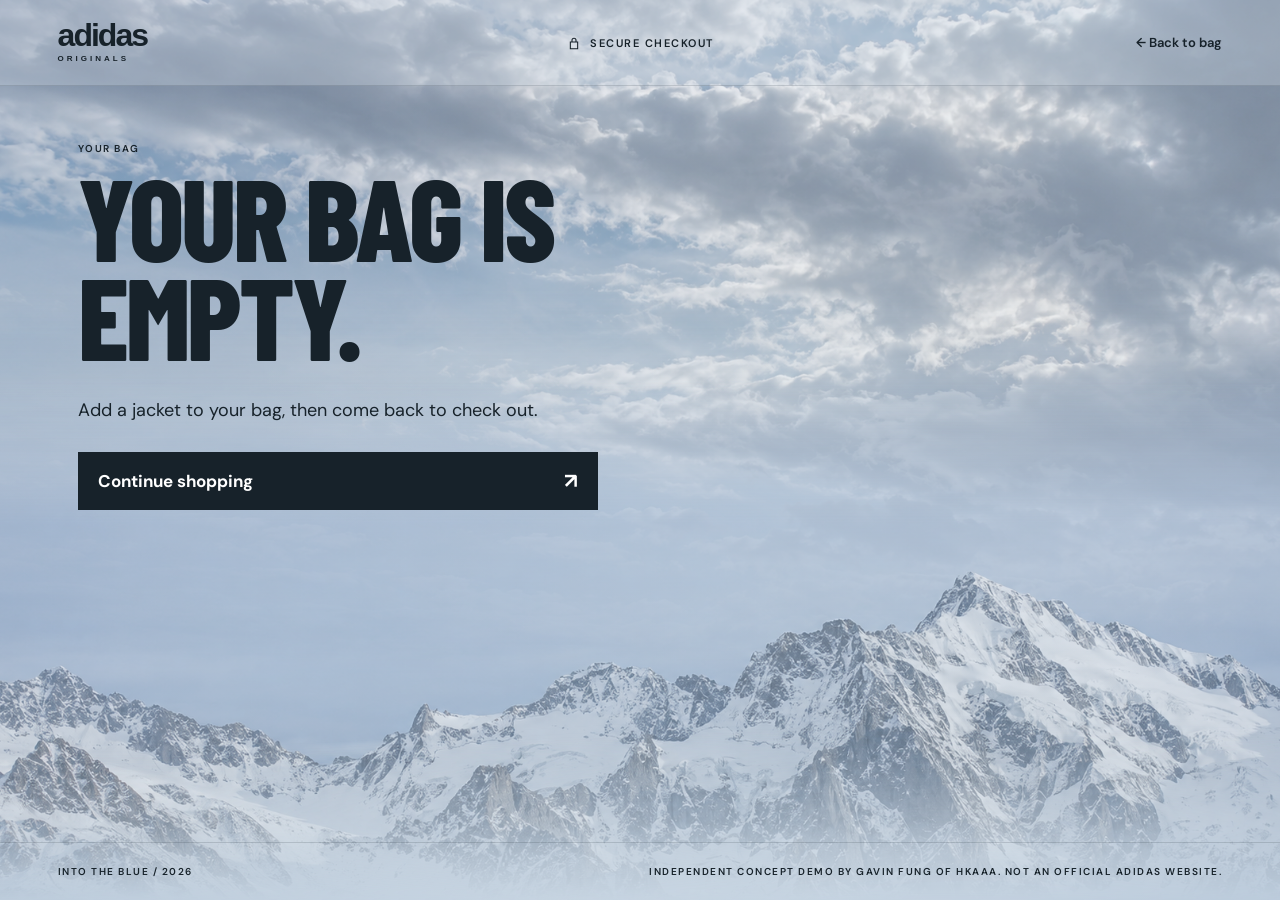
<file: checkout.html>
<!doctype html>
<html lang="en"><head><meta charset="utf-8"><meta name="viewport" content="width=device-width,initial-scale=1"><meta name="theme-color" content="#b9c9d9"><meta name="robots" content="noindex"><title>Checkout — Into the Blue</title><link rel="stylesheet" href="checkout.css?v=receipt-20261102"><link rel="icon" type="image/svg+xml" href="assets/favicon.svg"><script src="https://js.stripe.com/endive/stripe.js" defer></script></head><body>
<div class="co-landscape" aria-hidden="true"><img class="co-clouds" src="assets/cloud-sky-v2.png" alt="" draggable="false"><img class="co-mountains" src="assets/mountains-v2.png" alt="" draggable="false"><div class="co-mist"></div></div>
<header class="co-header"><a href="./" class="co-brand" aria-label="Into the Blue home"><span class="co-brand-name">adidas<span>ORIGINALS</span></span></a><p class="co-secure"><svg viewBox="0 0 24 24" aria-hidden="true" focusable="false"><path d="M6.5 10.5h11v10h-11z"/><path d="M9 10.5V8a3 3 0 0 1 6 0v2.5"/></svg>Secure checkout</p><a href="./?bag=open" class="co-back" data-back>← Back to bag</a></header>
<nav class="co-steps" id="co-steps" aria-label="Checkout progress"><ol><li data-step="bag"><a href="./?bag=open">Bag</a></li><li data-step="checkout" aria-current="step"><span>Checkout</span></li><li data-step="done"><span>Confirmation</span></li></ol></nav>
<main id="co-main">
<div class="co-grid" id="co-checkout" hidden>
<div class="co-intro"><p class="co-eyebrow">STRIPE TEST MODE</p><h1 id="co-title">Checkout.</h1>
<section class="co-summary co-card" id="co-summary" aria-labelledby="co-summary-title"><button type="button" class="co-summary-toggle" id="co-summary-toggle" aria-expanded="false" aria-controls="co-summary-body"><span>Show order summary</span><strong data-total></strong></button><div class="co-summary-body" id="co-summary-body"><div class="co-summary-head"><h2 class="co-summary-title" id="co-summary-title">Your order</h2><a class="co-edit" href="./?bag=open">Edit bag</a></div><ul class="co-lines" id="co-lines" aria-label="Items in this order"></ul><dl class="co-totals"><div><dt>Subtotal</dt><dd id="co-subtotal"></dd></div><div><dt>Shipping</dt><dd>Not charged · concept demo</dd></div><div class="co-grand"><dt>Total</dt><dd data-total></dd></div></dl><p class="co-summary-note">Demo prices in HKD, set by our server. Not official adidas prices or availability.</p></div></section></div>
<section class="co-pay co-card" aria-label="Payment"><form id="co-form" novalidate><div class="co-field"><label for="co-email">Email</label><p class="co-hint" id="co-email-hint">Saved with your test order. No email is sent in test mode.</p><input id="co-email" name="email" type="email" autocomplete="email" inputmode="email" spellcheck="false" placeholder="name@example.com" required aria-describedby="co-email-hint co-email-error"><p class="co-field-error" id="co-email-error" role="alert"></p></div><div class="co-field"><p class="visually-hidden" id="co-payment-label">Card payment</p><div class="co-payment" id="co-payment" role="group" aria-labelledby="co-payment-label"><p class="co-loading" id="co-loading">Preparing secure payment…</p></div></div><div class="co-error" id="co-error" role="alert" hidden></div><p class="co-test"><strong>Test mode.</strong> Use card <span class="co-card-number" id="co-test-card">4242 4242 4242 4242</span><button type="button" class="co-copy" id="co-copy">Copy</button>, any future date and any CVC.</p><button class="co-button" type="submit" id="co-submit" disabled><span id="co-submit-text">Pay</span> <span aria-hidden="true">↗︎</span></button><p class="co-fineprint">Card details go straight to Stripe and never touch this site. Into the Blue is an independent concept demo, not an official adidas website. Nothing will be shipped.</p></form></section>
</div>
<section class="co-state" id="co-empty" hidden aria-labelledby="co-empty-title"><p class="co-eyebrow">YOUR BAG</p><h1 id="co-empty-title" tabindex="-1">Your bag is empty.</h1><p class="co-lead">Add a jacket to your bag, then come back to check out.</p><a class="co-button" href="./">Continue shopping <span aria-hidden="true">↗︎</span></a></section>
<section class="co-state co-done" id="co-done" hidden aria-labelledby="co-done-title"><div class="co-done-copy"><p class="co-eyebrow">STRIPE TEST MODE</p><h1 id="co-done-title" tabindex="-1">Test payment complete.</h1><p class="co-lead">Thank you for trying the demo. No real money moved and nothing will be shipped.</p><div class="co-done-body"><div class="co-card co-done-card"><ul class="co-lines co-done-lines" id="co-done-lines" aria-label="Items in this test payment"></ul><dl class="co-totals"><div class="co-grand"><dt>Total paid (test)</dt><dd id="co-done-total"></dd></div><div id="co-done-card-row" hidden><dt>Paid with</dt><dd id="co-done-card"></dd></div><div id="co-done-date-row" hidden><dt>Date</dt><dd id="co-done-date"></dd></div><div><dt>Reference</dt><dd id="co-done-ref"></dd></div></dl></div><section class="co-next co-card" aria-labelledby="co-next-title"><h2 class="co-next-title" id="co-next-title">In a live shop, what happens next</h2><ol class="co-next-steps"><li><strong>Receipt by email</strong><span id="co-done-email">A receipt is on its way to the address you entered at checkout.</span></li><li><strong>Packed and shipped</strong><span>Tracking details would follow by email.</span></li><li><strong>Delivered</strong><span>Straight to your door, ready for winter.</span></li></ol></section></div><div class="co-actions"><a class="co-button" href="./">Continue shopping <span aria-hidden="true">↗︎</span></a></div></div></section>
<section class="co-state" id="co-confirming" hidden aria-labelledby="co-confirming-title"><p class="co-eyebrow">STRIPE TEST MODE</p><h1 id="co-confirming-title">Confirming your test payment…</h1></section>
<section class="co-state" id="co-unconfirmed" hidden aria-labelledby="co-unconfirmed-title"><p class="co-eyebrow">STRIPE TEST MODE</p><h1 id="co-unconfirmed-title" tabindex="-1">We couldn’t confirm that payment.</h1><p class="co-lead">Your bag hasn’t changed. You can return to it and try again.</p><a class="co-button" href="./?bag=open">Back to bag <span aria-hidden="true">↗︎</span></a></section>
</main>
<footer class="co-footer"><p>INTO THE BLUE / 2026</p><p>Independent concept demo by Gavin Fung of HKAAA. Not an official adidas website.</p></footer>
<p class="visually-hidden" id="co-live" aria-live="polite"></p>
<script src="products.js?v=receipt-20261102"></script><script src="catalogue-remote.js?v=receipt-20261102"></script><script src="cart.js?v=receipt-20261102"></script><script src="vendor/supabase-js-2.118.0.js"></script><script src="account.js?v=profile-20261105b"></script><script src="checkout.js?v=receipt-20261102"></script><script src="checkout-page.js?v=receipt-20261102"></script></body></html>
</file>
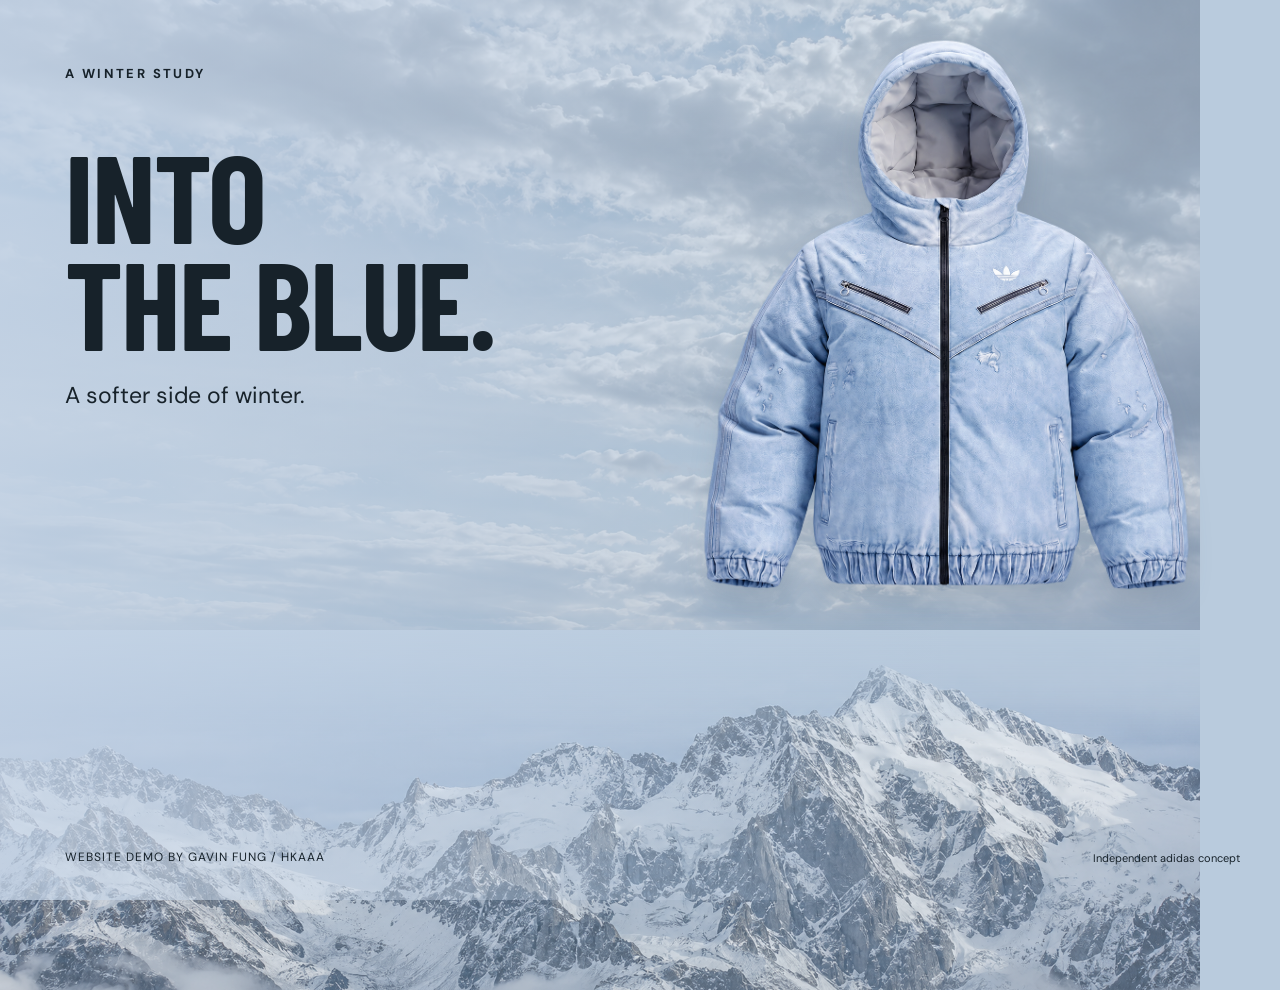
<file: social-card.html>
<!doctype html><html><head><meta charset="utf-8"><link href="https://fonts.googleapis.com/css2?family=Barlow+Condensed:wght@700&family=DM+Sans:wght@500;600;700&display=swap" rel="stylesheet"><style>*{box-sizing:border-box}body{margin:0;width:1200px;height:630px;overflow:hidden;background:#b9cbdd;color:#17222a;font-family:'DM Sans',sans-serif}.sky{position:absolute;width:1200px;height:630px;object-fit:cover;opacity:.5}.mountains{position:absolute;bottom:-90px;width:1200px;height:380px;object-fit:cover;mask-image:linear-gradient(transparent,#000 35%);opacity:.7}.wash{position:absolute;inset:0;background:linear-gradient(90deg,#c8d7e9bb,transparent 75%)}.jacket{position:absolute;right:15px;top:35px;width:640px;height:555px;object-fit:contain;filter:drop-shadow(0 12px 12px #33445522)}.copy{position:absolute;left:65px;top:65px}.eyebrow{font-size:13px;letter-spacing:2.4px;font-weight:700}h1{font-family:'Barlow Condensed',sans-serif;font-size:124px;line-height:.86;letter-spacing:-2px;margin:60px 0 25px}p{font-size:23px}.credit{position:absolute;left:65px;bottom:35px;font-size:12px;letter-spacing:1px}.demo{position:absolute;right:40px;bottom:35px;font-size:11px}</style></head><body><img class="sky" src="assets/cloud-sky-v2.png"><img class="mountains" src="assets/mountains-v2.png"><div class="wash"></div><img class="jacket" src="assets/jacket-cutout.png"><div class="copy"><div class="eyebrow">A WINTER STUDY</div><h1>INTO<br>THE BLUE.</h1><p>A softer side of winter.</p></div><div class="credit">WEBSITE DEMO BY GAVIN FUNG / HKAAA</div><div class="demo">Independent adidas concept</div></body></html>
</file>
<file: style.css>
@import url('https://fonts.googleapis.com/css2?family=Barlow+Condensed:wght@600;700;800&family=DM+Sans:wght@400;500;600;700&display=swap');
:root{--ink:#17222a;--paper:#f5f4ef;--blue:#d4e0e9;--line:#c6cdcf}*{box-sizing:border-box}html{scroll-behavior:smooth;scroll-padding-top:90px}body{margin:0;color:var(--ink);background:var(--paper);font-family:'DM Sans',Arial,sans-serif}a{color:inherit;text-decoration:none}button{font:inherit;cursor:pointer}button,a,summary{-webkit-tap-highlight-color:transparent}a:focus-visible,button:focus-visible,summary:focus-visible{outline:3px solid #2365c9;outline-offset:6px}header{height:86px;position:absolute;top:0;left:0;right:0;z-index:10;display:flex;align-items:center;justify-content:space-between;padding:0 4.5%;border-bottom:1px solid #17222a26;background:#d3dfe84d}header.scrolled{position:fixed;background:#f5f4eff2;backdrop-filter:blur(12px)}.brand{display:flex;align-items:center;gap:28px}.brand-name{font-family:Arial,sans-serif;font-size:32px;font-weight:800;letter-spacing:-2px;line-height:.8}.brand-name>span{display:block;font-size:8px;letter-spacing:3px;margin-top:8px}.edition,.eyebrow,.section-top,.hero-bottom,.image-note,.outlook-foot,.footer-bottom,.main-photo>span{font-size:10px;letter-spacing:1.5px;font-weight:600}.edition{border-left:1px solid #66737d;padding:10px 0 10px 24px}nav{display:flex;align-items:center;gap:35px;font-size:12px}nav a:hover,.text-link:hover{opacity:.6}.nav-action{border:1px solid #17222a55;padding:13px 17px}.nav-action span{margin-left:22px}.hero{height:100svh;min-height:700px;position:relative;background:#cddce6;overflow:hidden}.hero-image{position:absolute;inset:0;width:100%;height:100%;object-fit:cover}.hero-copy{position:absolute;left:7%;top:29%;max-width:47%}.eyebrow{margin:0 0 26px}h1,h2,.footer-title{font-family:'Barlow Condensed','Arial Narrow',Impact,sans-serif;text-transform:uppercase;letter-spacing:-2px;font-weight:700;margin:0;line-height:.91}h1{font-size:clamp(76px,7.7vw,135px)}.intro{font-size:17px;line-height:1.5;margin:28px 0}.button{display:inline-flex;align-items:center;justify-content:space-between;gap:48px;padding:19px 23px;background:var(--paper);border:0;font-size:12px;font-weight:700;box-shadow:3px 3px 0 transparent;transition:box-shadow .2s,transform .2s}.button:hover{box-shadow:4px 4px 0 #17222a;transform:translate(-2px,-2px)}.button span{font-size:20px}.hero-bottom{position:absolute;bottom:30px;left:4.5%;right:4.5%;display:flex;justify-content:space-between;align-items:center}.hero-bottom a:last-child{font-size:10px;letter-spacing:.3px}.hero-bottom a span{margin-left:25px;font-size:19px}.story,.details{padding:45px 7% 100px}.section-top{display:flex;justify-content:space-between;border-top:1px solid var(--line);padding-top:18px}.story-grid{display:grid;grid-template-columns:1.2fr 1fr;gap:10%;padding:95px 0 70px}h2{font-size:clamp(64px,7vw,110px)}.story-copy>p:first-child{font-size:28px;line-height:1.25;margin:0 0 26px}.body-copy{font-size:14px;line-height:1.8;max-width:370px;color:#58626a}.text-link{display:inline-flex;justify-content:space-between;gap:50px;font-size:12px;font-weight:700;border-bottom:1px solid;padding:14px 0;margin-top:15px}.material-image{height:430px;overflow:hidden;position:relative;background:#dce7eb}.material-image img{width:100%;height:100%;object-fit:cover;object-position:50% 42%;transform:scale(2.7)}.image-note{position:absolute;bottom:25px;left:26px;color:white;text-shadow:0 1px 8px #000}.details{padding-top:0}.details-heading{display:flex;justify-content:space-between;align-items:end;padding:75px 0 45px}.details-heading>p{font-size:15px;line-height:1.7;margin-right:5%}.detail-grid{display:grid;grid-template-columns:repeat(3,1fr);gap:24px}.detail-photo{height:350px;overflow:hidden;background:#e8edef}.detail-photo img{width:100%;height:100%;object-fit:cover}.silhouette img{object-position:center 28%;transform:scale(1.1)}.zipper img{transform:scale(2.9);object-position:50% 40%}.rear img{object-position:50% 38%;transform:scale(1.22)}.detail-label{display:flex;gap:16px;align-items:center;margin-top:23px}.detail-label>span{font-size:10px;color:#6b777d}h3{font-size:17px;margin:0;letter-spacing:-.5px}.detail-grid article>p{font-size:12px;color:#5e686d;line-height:1.8;max-width:300px;padding-left:29px}.outlook{min-height:650px;background:#c6d7e3;position:relative;overflow:hidden}.outlook>img{position:absolute;inset:0;width:100%;height:100%;object-fit:cover;mix-blend-mode:multiply}.outlook-copy{position:relative;z-index:1;padding:100px 7%;width:50%}.outlook h2{font-size:clamp(100px,11vw,170px)}.outlook-copy>p:not(.eyebrow){line-height:1.6;font-size:15px;margin-top:30px}.outlook-foot{position:absolute;bottom:25px;left:7%}.product{padding:110px 7%;display:grid;grid-template-columns:1.15fr 1fr;gap:10%;align-items:start}.main-photo{display:block;position:relative;width:100%;background:#e9edef;border:0;padding:0}.main-photo>img{display:block;width:100%;height:590px;object-fit:cover}.main-photo>span{position:absolute;bottom:20px;right:20px;font-size:9px}.thumbnails{display:flex;gap:12px;margin-top:15px}.thumbnails button{width:76px;padding:0;border:1px solid transparent;background:transparent}.thumbnails button.selected{border-color:var(--ink)}.thumbnails img{width:100%;height:76px;object-fit:cover;display:block}.thumbnails span{display:block;font-size:9px;padding:7px}.product-info{padding-top:15px}.product-info h2{font-size:90px}.product-description{font-size:14px;line-height:1.8;color:#59646b;max-width:360px;margin:28px 0}.colour{display:flex;align-items:center;gap:13px;font-size:12px;margin:30px 0}.swatch{width:26px;height:26px;background:#b8d1e4;border:3px solid var(--paper);outline:1px solid #768b9a;border-radius:50%}.colour small{display:block;color:#76828a;font-size:10px;margin-top:4px}.accordions{margin:35px 0 30px;border-top:1px solid var(--line)}details{border-bottom:1px solid var(--line);padding:18px 0}summary{cursor:pointer;list-style:none;display:flex;justify-content:space-between;font-size:12px;font-weight:600}summary::-webkit-details-marker{display:none}details[open] summary span{transform:rotate(45deg)}details p{font-size:12px;line-height:1.8;color:#5d6971;padding-right:25px}.dark{color:white;background:var(--ink);width:100%}.dark:hover{box-shadow:4px 4px 0 #9cb6ca}.product-note{font-size:10px;line-height:1.7;color:#79848b;margin-top:19px}footer{background:#17252d;color:#f5f4ef;padding:65px 7% 24px}.footer-title{font-size:67px;line-height:1}.footer-bottom{border-top:1px solid #ffffff30;margin-top:60px;padding-top:20px;display:flex;justify-content:space-between;align-items:center;font-size:9px}.footer-bottom p{letter-spacing:0;color:#b3c0c8}.skip{position:fixed;top:0;left:20px;background:white;padding:15px;z-index:100;transform:translateY(-120%)}.skip:focus{transform:translateY(0)}dialog{border:0;padding:55px;max-width:600px;background:var(--paper);color:var(--ink)}dialog::backdrop{background:#13232bd9}dialog p{font-size:14px;line-height:1.8}dialog h2{font-size:64px}.dialog-close{position:absolute;right:15px;top:15px;border:0;background:transparent;font-size:22px}#photo-dialog{padding:35px;max-width:90vw;max-height:94vh}#photo-dialog img{max-height:82vh;max-width:80vw;display:block}@media(min-width:1800px){.hero-image{object-fit:cover}.hero-copy{left:9%}}@media(max-width:900px){.edition{display:none}header{padding:0 5%}nav{gap:16px}.hero-copy{left:5%}h1{font-size:75px}.hero{min-height:650px}.hero-bottom>span{display:none}.story,.details{padding-left:5%;padding-right:5%}.detail-photo{height:260px}.product{gap:6%;padding:80px 5%}.product-info h2{font-size:68px}.main-photo>img{height:480px}}@media(max-width:600px){nav>a:not(.nav-action){display:none}.hero{height:760px}.hero-image{object-position:62% center;opacity:.68}.hero-copy{top:23%;max-width:90%}h1{font-size:72px}.hero-bottom a:last-child{display:none}.story-grid,.product{grid-template-columns:1fr;gap:35px}.section-top span:last-child{display:none}.story-grid{padding:55px 0}.material-image{height:300px}.details-heading{align-items:start;gap:20px;padding-top:50px}.details-heading h2{font-size:64px}.details-heading p{font-size:11px}.detail-grid{grid-template-columns:1fr}.detail-photo{height:400px}.outlook-copy{width:100%;padding:70px 6%}.outlook>img{opacity:.5}.outlook h2{font-size:110px}.product-info{padding-top:15px}.footer-bottom{flex-wrap:wrap;gap:15px}.footer-title{font-size:55px}}@media(prefers-reduced-motion:reduce){html{scroll-behavior:auto}*,*:before,*:after{transition:none!important;animation:none!important}}
@media(min-width:601px){.hero-image{top:70px;height:calc(100% - 70px);object-fit:cover}.hero{background:#b6c7d8}}
.winter-edit{padding:45px 7% 110px;background:#e9eef0}.winter-heading{display:flex;justify-content:space-between;align-items:end;gap:40px;padding:70px 0 50px}.winter-heading .eyebrow{margin-bottom:22px}.winter-heading h2{font-size:clamp(65px,6.5vw,105px)}.winter-heading>p{font-size:14px;line-height:1.8;margin:0 0 5px;color:#56636b}.winter-grid{display:grid;grid-template-columns:repeat(3,minmax(0,1fr));gap:25px}.winter-photo{position:relative;width:100%;aspect-ratio:4/5;border:0;padding:0;background:#e9edef;overflow:hidden;display:block}.winter-photo>img{width:100%;height:100%;object-fit:contain;display:block;transition:transform .6s cubic-bezier(.2,.7,.2,1)}.winter-photo:hover>img{transform:scale(1.035)}.photo-arrow{position:absolute;right:17px;bottom:17px;display:grid;place-items:center;width:36px;height:36px;background:#f5f4ef;font-size:21px;transition:background .2s}.winter-photo:hover .photo-arrow{background:#c6dce9}.winter-caption{padding:24px 0 0}.winter-caption>span{font-size:9px;font-weight:600;letter-spacing:1.5px;color:#65747c}.winter-caption h3{font-size:22px;margin-top:12px}.winter-caption p{font-size:12px;line-height:1.8;color:#5b6971;margin:10px 0 8px}.winter-link,.winter-return{border:0;border-bottom:1px solid #17222a;background:transparent;padding:12px 0;font-size:12px;font-weight:600;display:flex;gap:50px}.winter-link:hover,.winter-return:hover{color:#486f8c}.winter-link span{margin-left:auto}#winter-dialog{max-width:1000px;width:90vw;padding:45px}.winter-dialog-grid{display:grid;grid-template-columns:1fr 1fr;gap:40px;align-items:center}.winter-dialog-grid>img{width:100%;max-height:72vh;object-fit:contain;background:#e9edef}.winter-dialog-grid h2{font-size:65px}.winter-disclaimer{font-size:11px!important;color:#6d7a82}.reveal-ready{opacity:0;transform:translateY(24px);transition:opacity .65s ease,transform .65s cubic-bezier(.2,.7,.2,1);transition-delay:var(--reveal-delay,0ms)}.reveal-ready.is-visible{opacity:1;transform:translateY(0)}.material-image.reveal-ready{clip-path:inset(0 0 8% 0);transition:opacity .7s ease,transform .7s ease,clip-path .8s ease}.material-image.is-visible{clip-path:inset(0)}.material-image img{transition:transform 1.1s ease}.material-image.reveal-ready:not(.is-visible) img{transform:scale(2.82)}.hero-copy.hero-enter{animation:hero-enter .7s ease both}@keyframes hero-enter{from{opacity:0;transform:translateY(14px)}to{opacity:1;transform:translateY(0)}}@media(max-width:900px){nav{gap:18px}.winter-edit{padding-left:5%;padding-right:5%}.winter-heading>p{max-width:240px}.winter-caption h3{font-size:19px}}@media(max-width:600px){.winter-heading{display:block;padding:50px 0 35px}.winter-heading>p{margin-top:25px}.winter-grid{grid-template-columns:1fr;gap:45px}.winter-edit{padding-bottom:65px}.winter-dialog-grid{grid-template-columns:1fr;gap:20px}#winter-dialog{padding:35px 22px}.winter-dialog-grid>img{max-height:35vh}.winter-dialog-grid h2{font-size:47px}}@media(prefers-reduced-motion:reduce){.reveal-ready{opacity:1!important;transform:none!important;clip-path:none!important}.hero-copy.hero-enter{animation:none}.winter-photo>img{transition:none}}
/* Worn editorial: a new perspective between product details and gallery. */
.material-image img{transform:none;object-position:50% 51%}.material-image.reveal-ready:not(.is-visible) img{transform:scale(1.05)}.sleeve-detail img{transform:none;object-position:50% 58%}.worn-editorial{min-height:0;display:grid;grid-template-columns:1fr 1fr;gap:0;background:var(--paper);padding:0 7% 105px;overflow:hidden}.worn-photo{position:relative;min-height:660px;background:#e9edef;overflow:hidden}.worn-photo>img{position:static;width:100%;height:100%;max-height:740px;object-fit:contain;display:block}.worn-caption{position:absolute;bottom:23px;left:25px;font-size:9px;letter-spacing:1.5px;font-weight:600}.worn-editorial .outlook-copy{width:100%;padding:105px 0 55px 15%;align-self:center}.worn-editorial h2{font-size:clamp(64px,6.1vw,100px);line-height:.94;letter-spacing:-1.7px}.worn-editorial .worn-lead{font-size:23px;margin:35px 0 16px;line-height:1.3}.worn-editorial .worn-description{font-size:14px;line-height:1.8;color:#5a6870;max-width:310px;margin:0}.worn-index{display:block;margin-top:65px;font-size:9px;letter-spacing:1.6px;color:#68767f}.worn-photo.reveal-ready img{transition:transform .9s ease}.worn-photo.reveal-ready:not(.is-visible) img{transform:scale(1.035)}@media(max-width:900px){.worn-editorial{padding-left:5%;padding-right:5%;padding-bottom:75px}.worn-photo{min-height:550px}.worn-editorial .outlook-copy{padding-left:10%;padding-top:60px}.worn-editorial h2{font-size:65px}}@media(max-width:600px){.worn-editorial{grid-template-columns:1fr}.worn-photo{min-height:0;height:560px}.worn-editorial .outlook-copy{padding:45px 0 5px}.worn-editorial h2{font-size:72px}.worn-index{margin-top:35px}}@media(prefers-reduced-motion:reduce){.worn-photo.reveal-ready img{transition:none;transform:none}}
/* Seamless opening: carry the photograph's top edge behind transparent navigation. */
header:not(.scrolled){background:transparent;border-bottom-color:transparent}.hero{isolation:isolate}.hero::before{content:"";position:absolute;inset:0 0 auto;height:92px;background-image:url('assets/hero.png');background-size:100% auto;background-position:center top;z-index:-1}.hero-image{z-index:-1}@media(min-width:601px){.hero::before{height:90px;background-size:cover;background-position:center top}.hero-image{top:86px;height:calc(100% - 86px)}.hero{background:#b9c9d9}}
.hero::before{inset:0;height:100%;background-size:cover;background-position:center;filter:blur(45px);transform:scale(1.12)}@media(min-width:601px){.hero-image{mask-image:linear-gradient(to bottom,transparent 0,#000 38px);-webkit-mask-image:linear-gradient(to bottom,transparent 0,#000 38px)}}
.hero::before{background-image:linear-gradient(100deg,#99acc4 0%,#b6c6d7 52%,#9cafc7 100%);filter:none;transform:none}
.footer-credits p{margin:5px 0}.footer-credits p:first-child{color:#f5f4ef;font-size:11px}.footer-credits a{text-decoration:underline;text-underline-offset:3px}.footer-credits a:hover{color:#b8d1e4}
/* Layered product motion: fixed backdrop, independent garment and soft shadow. */
.hero{background:radial-gradient(ellipse at 68% 35%,#d6e0e9 0%,transparent 50%),radial-gradient(ellipse at 22% 80%,#c4d2df 0%,transparent 65%),linear-gradient(110deg,#9cafc7,#c0cedd 55%,#a8bbd0)}.hero::before{display:none}.hero-product-stage{position:absolute;inset:105px 5% 75px 44%;pointer-events:none;perspective:1100px}.hero-jacket{position:absolute;inset:0;width:100%;height:94%;object-fit:contain;object-position:center;transform-origin:50% 55%;user-select:none;filter:drop-shadow(0 8px 11px #52667b12)}.hero-shadow{position:absolute;bottom:0;left:19%;width:62%;height:21px;border-radius:50%;background:radial-gradient(ellipse,#41577670 0%,#52698535 40%,transparent 72%);filter:blur(8px);opacity:.65}.hero.motion-active .hero-jacket,.hero.motion-active .hero-shadow{will-change:transform}@media(max-width:900px){.hero-product-stage{left:43%;right:2%;top:115px;bottom:90px}}@media(max-width:600px){.hero-product-stage{inset:135px -15% 70px 30%;opacity:.6}}@media(prefers-reduced-motion:reduce){.hero-jacket,.hero-shadow{transform:none!important}}

/* Quiet alpine atmosphere keeps the garment in the foreground. */
.hero-landscape{position:absolute;inset:0;pointer-events:none;overflow:hidden;z-index:0}
.hero-mountains{position:absolute;width:110%;height:65%;left:-5%;bottom:1%;object-fit:cover;object-position:center top;opacity:.7;filter:none;mask-image:linear-gradient(to bottom,transparent 0%,#000 32%,#000 78%,transparent 100%),linear-gradient(to right,#0004 0%,#0006 40%,#000 65%);mask-composite:intersect;user-select:none}
.hero-mist{position:absolute;left:-8%;right:-8%;bottom:-2%;height:19%;background:radial-gradient(ellipse at 72% 65%,#dfe8ef66,transparent 65%),linear-gradient(0deg,#c1d0df99,transparent 80%);filter:blur(12px)}
.hero-product-stage{inset:115px 2% 110px 42%;z-index:1}.hero-jacket{height:100%;object-position:center bottom}
.hero-shadow{bottom:-12px;left:22%;width:56%;height:28px;opacity:.7;filter:blur(9px);background:radial-gradient(ellipse,#41577670,#52698525 45%,transparent 72%)}
.hero-shadow:after{content:"";position:absolute;inset:7px 22%;border-radius:50%;background:#40577355;filter:blur(4px)}
.hero-copy,.hero-bottom{z-index:2}
@media(max-width:900px){.hero-product-stage{inset:125px 0 100px 42%}}
@media(max-width:600px){.hero-product-stage{inset:145px -15% 100px 30%}.hero-mountains{opacity:.18}}
@media(prefers-reduced-motion:reduce){.hero-mountains,.hero-mist{transform:none!important}}

@media(min-width:601px){.hero-product-stage{inset:auto 0 auto 40%;top:50%;height:auto;aspect-ratio:1339/1175;translate:0 -43%}.hero-jacket{object-position:center}.hero-shadow{bottom:-10px}}

@media(min-width:601px){.hero-product-stage{left:auto;right:1%;width:min(60%,calc((100svh - 180px)*1.1396));max-height:calc(100svh - 180px);top:50%;translate:0 -47%}}

/* Thin upper-sky cloud bank sits behind the product. */
.hero-clouds{position:absolute;top:-3%;left:-3%;right:auto;width:106%;height:82%;object-fit:cover;object-position:center top;opacity:.78;filter:none;mix-blend-mode:normal;pointer-events:none;user-select:none;mask-image:linear-gradient(to bottom,#000 0%,#000 48%,transparent 100%),linear-gradient(to right,#0009 0%,#000b 40%,#000 70%);mask-composite:intersect}
.hero.motion-active .hero-clouds{will-change:transform}
@media(max-width:600px){.hero-clouds{top:-3%;left:-10%;width:120%;right:auto;opacity:.5}}
@media(prefers-reduced-motion:reduce){.hero-clouds{transform:none!important}}

/* Foreground establishes a close plane beneath the floating product. */
.hero-foreground{position:absolute;z-index:3;left:-5%;bottom:-7%;width:110%;height:27%;object-fit:cover;object-position:center bottom;pointer-events:none;user-select:none}
.hero-copy{top:23%;max-width:62%;z-index:1}.hero-copy h1{font-size:clamp(108px,12.4vw,190px);line-height:.86;letter-spacing:-3px}.hero-copy .intro{margin:25px 0;font-size:19px}.hero-product-stage{z-index:2}.hero-bottom{z-index:4;bottom:23px;color:#17222a;text-shadow:0 1px 6px #fff}.hero.motion-active .hero-foreground{will-change:transform}
@media(min-width:601px){.hero-product-stage{top:47%;width:min(60%,calc((100svh - 220px)*1.1396));max-height:calc(100svh - 220px)}}
@media(max-width:900px){.hero-copy h1{font-size:clamp(85px,12vw,112px)}}
@media(max-width:600px){.hero-copy{max-width:95%;top:24%}.hero-copy h1{font-size:88px}.hero-foreground{height:22%}.hero-copy .intro{font-size:16px}}
@media(prefers-reduced-motion:reduce){.hero-foreground{transform:none!important}}

.hero-foreground{height:auto;bottom:calc(85px - 19vw);object-fit:contain}.hero-bottom{background:#e8eff5d9;padding:10px 14px;bottom:12px;text-shadow:none;backdrop-filter:blur(6px)}
@media(max-width:600px){.hero-foreground{width:160%;left:-30%;bottom:calc(75px - 28vw)}}
/* A short native sticky scene. The jacket and copy stay independent of the landscape. */
.hero-scroll{position:relative}.hero-reveal{padding:100px 7%;background:#d2dfe8;color:#17252d}.hero-reveal h2{font-size:clamp(54px,5.6vw,90px);line-height:.95;margin:24px 0}.hero-reveal p:not(.eyebrow){font-size:18px;line-height:1.7;margin:25px 0 30px}.hero-copy{animation:none!important}.hero-mountains{opacity:.92;mask-image:linear-gradient(to bottom,transparent 0%,#000 24%,#000 82%,transparent 100%)}.hero-foreground{bottom:calc(145px - 19vw)}.story:has(>.material-image){padding-top:70px}.hero-reveal .button{white-space:nowrap}
@media(min-width:1000px){
.hero-product-stage{left:43%;right:auto;width:min(53%,calc((100svh - 210px)*1.1396));top:46%;translate:0 -46%;transform-origin:50% 50%}.hero-copy{left:7%;top:26%;max-width:48%}.hero-copy h1{font-size:clamp(108px,10.8vw,174px)}
.hero-scroll.scroll-enabled{height:260svh}.scroll-enabled .hero{position:sticky;top:0;min-height:560px;height:100svh}.scroll-enabled .hero-reveal{position:absolute;z-index:4;left:56%;top:29%;width:39%;padding:0;background:none;opacity:0;transform:translateX(55px)}.scroll-enabled .hero-reveal h2{font-size:clamp(54px,5.5vw,88px)}.scroll-enabled .hero-landscape{transform-origin:65% 55%}.scroll-enabled .hero-product-stage{will-change:transform}.scroll-enabled .hero-copy,.scroll-enabled .hero-reveal{will-change:transform,opacity}
}
@media(prefers-reduced-motion:reduce){.hero-scroll{height:auto!important}.hero{position:relative!important}.hero-reveal{opacity:1!important;transform:none!important}.hero-foreground{transform:none!important}}
/* Mobile opening: opaque product, compact copy, and a lower snow frame. */
@media(max-width:600px){
 .hero{height:760px;height:clamp(680px,100svh,800px);min-height:680px}
 .hero-copy{left:5%;top:150px;max-width:90%;z-index:auto}
 .hero-copy .eyebrow{position:relative;z-index:1;font-size:8px;letter-spacing:1.25px;margin-bottom:22px}
 .hero-copy h1{position:relative;z-index:1;font-size:clamp(58px,14.5vw,78px);line-height:.88;letter-spacing:-1.8px}
 .hero-copy .intro{position:relative;z-index:4;font-size:13px;margin:18px 0;max-width:170px}
 .hero-copy .button{position:relative;z-index:4;min-height:46px;padding:13px 15px;gap:22px;font-size:10px}
 .hero-copy .button span{font-size:17px}
 .hero-product-stage{inset:auto;left:10%;right:auto;top:225px;bottom:auto;width:100%;height:auto;max-height:none;aspect-ratio:1339/1175;translate:none;opacity:1;z-index:2}
 .hero-jacket{object-position:center;filter:drop-shadow(0 10px 14px #52667b25)}
 .hero-foreground{width:160%;left:-30%;height:auto;bottom:calc(30px - 28vw);z-index:3}
 .hero-shadow{opacity:.4}
}
@media(max-width:380px){.hero-copy{top:130px}.hero-product-stage{top:220px;left:6%;width:108%}.hero-copy .eyebrow{font-size:7px}.hero-copy .intro{font-size:12px}}
@media(max-width:600px){.hero-copy h1{font-size:clamp(50px,13vw,70px)}.hero-product-stage{left:4%;width:110%}.hero-foreground{bottom:calc(75px - 28vw)}}
@media(max-width:380px){.hero-copy h1{font-size:48px}.hero-product-stage{left:2%;width:112%}}
/* Mobile navigation and product-first layering. */
.mobile-menu-toggle,.mobile-menu{display:none}
@media(max-width:600px){
 header>nav:not(.mobile-menu){display:none}
 .mobile-menu-toggle{display:flex;align-items:center;justify-content:space-between;gap:18px;min-height:44px;padding:8px 3px;border:0;background:transparent;color:var(--ink);font-size:13px;font-weight:600}
 .mobile-menu-toggle span{font-size:22px;transition:transform .2s}
 .mobile-menu-toggle[aria-expanded="true"] span{transform:rotate(45deg)}
 .mobile-menu:not([hidden]){display:flex;position:absolute;top:76px;left:5%;right:5%;padding:12px 20px;flex-direction:column;align-items:stretch;gap:0;background:#f5f4effa;box-shadow:0 12px 25px #17222a18}
 .mobile-menu a{display:block!important;padding:16px 0;font-size:15px;border-bottom:1px solid #17222a20}
 .mobile-menu a:last-child{border-bottom:0}
 .hero-copy{top:130px}
 .hero-copy .button{z-index:1;min-height:44px;padding:10px 10px;gap:12px;font-size:12px}
 .hero-copy .intro{z-index:1;margin:16px 0}
}
@media(max-width:380px){.hero-copy{top:115px}.hero-copy .button{font-size:11px;gap:10px;padding:10px 8px}}
.nav-buy{border:0;background:var(--ink);color:var(--paper);padding:13px 18px;font-size:12px;min-height:44px;white-space:nowrap}#purchase-dialog{width:min(860px,92vw);max-width:860px;max-height:90svh;padding:45px;overflow:auto}.purchase-grid{display:grid;grid-template-columns:1fr 1fr;gap:35px;align-items:center}.purchase-grid>img{width:100%;background:#e9edef}.purchase-grid h2{font-size:64px}.purchase-grid fieldset{border:0;padding:0;margin:28px 0 20px}.purchase-grid legend{font-size:13px;font-weight:600;margin-bottom:12px}.size-options{display:flex;gap:10px}.size-options label{position:relative;cursor:pointer}.size-options input{position:absolute;opacity:0;width:100%;height:100%;margin:0}.size-options span{display:grid;place-items:center;width:48px;height:46px;border:1px solid #9ba9b1;font-size:13px}.size-options input:checked+span{background:var(--ink);color:white;border-color:var(--ink)}.size-options input:focus-visible+span{outline:3px solid #2365c9;outline-offset:3px}.purchase-note{font-size:11px!important;color:#5d6971}.purchase-grid [hidden]{display:none}#purchase-success h3{font-size:25px;margin-top:25px}
@media(max-width:600px){.mobile-menu-toggle{gap:0;padding:8px 3px;min-width:44px;justify-content:center}.mobile-menu .nav-buy{margin:10px 0}.purchase-grid{grid-template-columns:1fr;gap:18px}#purchase-dialog{padding:40px 22px 24px}.purchase-grid>img{height:160px;object-fit:contain}.purchase-grid h2{font-size:48px}.purchase-grid .eyebrow{margin-bottom:15px}.purchase-grid fieldset{margin:18px 0}.purchase-grid p{margin:12px 0}}
/* Desktop purchase CTAs: stronger labels with less empty space. */
@media(min-width:601px){
 .hero-copy .button,.hero-reveal .button{padding:11px 15px;gap:24px;min-height:46px;font-size:16px;line-height:1.4;font-weight:700}
 .hero-copy .button span,.hero-reveal .button span{font-size:20px}
 header .nav-buy{padding:10px 13px;font-size:14px;line-height:1.4;font-weight:700;min-height:44px}
}
.purchase-gallery{min-width:0}.purchase-gallery>.gallery-stage>img{display:block;width:100%;aspect-ratio:1;object-fit:contain;background:#e9edef}.purchase-thumbnails{display:flex;gap:10px;margin-top:12px}.purchase-thumbnails button{width:64px;padding:3px;border:1px solid transparent;background:transparent;color:var(--ink)}.purchase-thumbnails button[aria-pressed="true"]{border-color:var(--ink)}.purchase-thumbnails img{display:block;width:100%;height:54px;object-fit:contain;background:#e9edef}.purchase-thumbnails span{display:block;font-size:10px;margin-top:5px}.purchase-thumbnails button:hover{background:#dde6eb}
@media(max-width:600px){.purchase-gallery>.gallery-stage>img{height:180px;aspect-ratio:auto}.purchase-thumbnails{justify-content:center;margin-top:8px;gap:12px}.purchase-thumbnails button{width:58px}.purchase-thumbnails img{height:40px}}
.footer-credits{max-width:560px}.footer-credits p{line-height:1.6}
/* Give the primary desktop hero action more presence without excess padding. */
@media(min-width:601px){
 .hero-copy .button,.hero-reveal .button{min-width:160px;min-height:54px;padding:12px 16px;gap:26px;font-size:18px;font-weight:700}
 .hero-copy .button span,.hero-reveal .button span{font-size:22px}
}
.product-name{font-size:16px;font-weight:600;margin:22px 0 0}.product-name+.product-description{margin-top:12px}
/* An editorial styling moment, distinct from the product gallery below. */
.worn-editorial{grid-template-columns:34% 66%;padding:30px 7% 120px;overflow:hidden;align-items:center}
.worn-editorial .outlook-copy{grid-column:1;grid-row:1;padding:0 28px 0 0;align-self:center}
.worn-editorial h2{font-size:clamp(56px,5.1vw,86px);line-height:.95}
.worn-editorial .worn-lead{font-size:20px;margin-top:26px}
.worn-editorial .worn-index{margin-top:65px;font-size:8px;letter-spacing:1.2px}
.worn-composition{position:relative;grid-column:2;grid-row:1;padding-left:8%;padding-bottom:55px}
.worn-composition .worn-photo{height:clamp(570px,48vw,780px);min-height:0;overflow:hidden}
.worn-composition .worn-photo>img{height:100%;max-height:none;object-fit:contain}
.worn-inset{position:absolute;left:-4%;bottom:0;width:31%;margin:0;padding:8px;background:var(--paper);box-shadow:0 8px 24px #17222a10}
.worn-inset img{display:block;width:100%;aspect-ratio:1;object-fit:cover}
.worn-inset figcaption{padding:12px 4px 5px;font-size:8px;font-weight:600;letter-spacing:1.3px}
@media(max-width:900px){.worn-editorial{grid-template-columns:38% 62%;padding-left:5%;padding-right:5%}.worn-editorial h2{font-size:58px}.worn-editorial .worn-lead{font-size:17px}.worn-inset{width:37%}}
@media(max-width:600px){.worn-editorial{grid-template-columns:1fr;gap:28px;padding:15px 5% 65px}.worn-editorial .outlook-copy{grid-column:1;grid-row:1;padding:0}.worn-editorial h2{font-size:64px}.worn-editorial .eyebrow{margin-bottom:20px}.worn-editorial .worn-lead{margin:20px 0 0}.worn-editorial .worn-index{display:none}.worn-composition{grid-column:1;grid-row:2;padding-left:8%;padding-bottom:30px}.worn-composition .worn-photo{height:480px}.worn-inset{left:0;width:34%}}

/* Demo bag: header access, product selectors and the drawer. */
.visually-hidden{position:absolute!important;width:1px;height:1px;margin:-1px;padding:0;overflow:hidden;clip:rect(0 0 0 0);white-space:nowrap;border:0}
.nav-bag{position:relative;display:inline-grid;place-items:center;flex:none;width:44px;height:44px;padding:0;border:0;background:transparent;color:var(--ink)}
.bag-icon{width:26px;height:26px;fill:none;stroke:currentColor;stroke-width:2.2;stroke-linejoin:miter;transition:opacity .2s}
.nav-bag:hover .bag-icon{opacity:.6}
.bag-count{position:absolute;top:1px;right:-5px;display:grid;place-items:center;min-width:21px;height:21px;padding:0 5px;border-radius:11px;background:#3a6c9e;color:#fff;font-size:11px;font-weight:700;line-height:1}
.mobile-bag{display:none}
@media(max-width:900px){nav{gap:14px}nav a{white-space:nowrap}}
@media(max-width:600px){.mobile-bag{display:inline-grid;margin-left:auto;margin-right:10px}}

/* Winter Edit cards swap to a worn photograph on hover. */
.winter-photo{background:#eaeeef}
.winter-photo>img{object-fit:cover}
.winter-photo>.winter-photo-alt{position:absolute;inset:0;opacity:0;transition:opacity .35s ease,transform .6s cubic-bezier(.2,.7,.2,1)}
@media(hover:hover){.winter-photo:hover>.winter-photo-alt,.winter-photo:focus-visible>.winter-photo-alt{opacity:1}}
@media(prefers-reduced-motion:reduce){.winter-photo>.winter-photo-alt{transition:none}}
.winter-gallery{min-width:0}
.winter-gallery>.gallery-stage>img{display:block;width:100%;max-height:62vh;aspect-ratio:1;object-fit:contain;background:#e9edef}
.winter-thumbnails{flex-wrap:wrap}
.winter-thumbnails[hidden]{display:none}
.gallery-stage{position:relative}
.gallery-arrow{position:absolute;top:50%;translate:0 -50%;display:grid;place-items:center;width:40px;height:40px;padding:0;border:0;border-radius:50%;background:#f5f4efb3;color:var(--ink);opacity:.75;transition:opacity .2s,background .2s}
.gallery-arrow.prev{left:10px}
.gallery-arrow.next{right:10px}
.gallery-arrow svg{width:18px;height:18px;fill:none;stroke:currentColor;stroke-width:1.8}
.gallery-stage:hover .gallery-arrow,.gallery-arrow:focus-visible{opacity:1}
.gallery-arrow:hover{background:#f5f4ef}
.gallery-arrow[hidden]{display:none}
@media(prefers-reduced-motion:reduce){.gallery-arrow{transition:none}}
/* Thumbnails are image-only; each button keeps an accessible name such as “Show back view”. */
.purchase-thumbnails{gap:8px}
.purchase-thumbnails span{display:none}
.purchase-thumbnails button{width:54px;padding:2px}
.purchase-thumbnails img{height:48px;object-fit:cover}
@media(max-width:600px){.winter-gallery>.gallery-stage>img{max-height:35vh}.winter-thumbnails{flex-wrap:nowrap;justify-content:flex-start;overflow-x:auto;padding-bottom:4px}.purchase-thumbnails button{flex:none;width:52px}.purchase-thumbnails img{height:46px}}

.bag-form fieldset{border:0;padding:0;margin:22px 0 10px}
.bag-form legend{font-size:13px;font-weight:600;margin-bottom:12px}
.bag-form legend small{margin-left:6px;font-size:11px;font-weight:500;color:#5d6971}
.purchase-price{margin:18px 0 0;font-size:20px;font-weight:700}
.purchase-price small{margin-left:6px;font-size:11px;font-weight:500;letter-spacing:.4px;color:#5d6971}
.size-options input:checked+span{font-weight:700}
.size-error{margin:0;color:#a1261b;font-size:12px;font-weight:600;line-height:1.5}
.size-error:not(:empty){margin:0 0 10px}
.bag-form .purchase-note{margin:6px 0 16px}
#winter-form .button{width:100%}
#winter-dialog .winter-disclaimer{margin:14px 0 0}
@media(min-width:601px){#winter-dialog{max-height:92svh;overflow:auto}#winter-dialog .winter-dialog-grid h2{font-size:52px}#winter-dialog-description{margin:12px 0 0;line-height:1.65}}

.bag-drawer{position:fixed;inset:0 0 0 auto;margin:0;width:min(460px,100vw);max-width:100vw;height:100%;max-height:100%;padding:0;overflow:hidden;box-shadow:-20px 0 50px #17222a26}
.bag-drawer[open]{display:flex;flex-direction:column;animation:bag-in .32s cubic-bezier(.2,.7,.2,1)}
.bag-drawer::backdrop{background:#13232b73}
@keyframes bag-in{from{opacity:0;transform:translateX(40px)}}
.bag-head{flex:none;display:flex;align-items:center;justify-content:space-between;gap:16px;padding:20px 20px 16px 24px;border-bottom:1px solid var(--line)}
.bag-head h2{display:flex;align-items:baseline;flex-wrap:wrap;gap:4px 12px;font-size:40px;letter-spacing:-1px}
.bag-head-count{font-family:'DM Sans',Arial,sans-serif;font-size:12px;font-weight:600;letter-spacing:.3px;text-transform:none;color:#5d6971}
.bag-drawer .dialog-close{position:static;flex:none;width:44px;height:44px}
.bag-storage-notice{flex:none;margin:0;padding:10px 24px;background:#e9eef0;font-size:12px;line-height:1.5}
.bag-view{flex:1;min-height:0;display:flex;flex-direction:column}
.bag-view[hidden]{display:none}
.bag-body{flex:1;min-height:0;overflow-y:auto;overscroll-behavior:contain;padding:16px 24px 24px}
.bag-demo-note{margin:0 0 4px;font-size:11px;line-height:1.5;letter-spacing:.3px;color:#5d6971}
.bag-lines{list-style:none;margin:0;padding:0}
.bag-line{display:grid;grid-template-columns:84px minmax(0,1fr) auto;gap:16px;padding:18px 0;border-bottom:1px solid var(--line)}
.bag-line-photo{display:block;width:84px;height:100px;object-fit:contain;background:#e9edef}
.bag-line-name{font-size:15px;line-height:1.3}
.bag-line-meta{margin:4px 0 0;font-size:12px;line-height:1.5;color:#5d6971}
.bag-line-total{margin:0;font-size:14px;font-weight:700;line-height:1.3;white-space:nowrap}
.bag-qty{display:inline-flex;align-items:center;margin-top:12px;border:1px solid #9ba9b1}
.bag-qty-button{width:44px;height:40px;border:0;background:transparent;color:var(--ink);font-size:18px;line-height:1}
.bag-qty-button:hover:not(:disabled){background:#dde6eb}
.bag-qty-button:disabled{cursor:not-allowed;color:#8f9aa1;background:repeating-linear-gradient(135deg,transparent 0 5px,#17222a12 5px 7px)}
.bag-qty-value{min-width:34px;text-align:center;font-size:14px;font-weight:700}
.bag-limit{margin:8px 0 0;font-size:11px;line-height:1.5;color:#5d6971}
.bag-remove,.bag-continue{display:block;min-height:40px;padding:6px 0;border:0;background:none;color:var(--ink);font-size:12px;font-weight:600;text-decoration:underline;text-underline-offset:3px}
.bag-remove{margin-top:6px}
.bag-remove:hover,.bag-continue:hover{color:#486f8c}
.bag-empty{padding:36px 0}
.bag-empty p{margin:0 0 22px;font-size:20px;font-weight:600}
.bag-empty .button{width:100%;justify-content:center;gap:14px;font-size:15px;padding:16px 20px}
.bag-empty .button span{font-size:18px}
.bag-summary{flex:none;padding:16px 24px calc(18px + env(safe-area-inset-bottom,0px));border-top:1px solid var(--line);background:var(--paper)}
.bag-subtotal{display:flex;justify-content:space-between;align-items:baseline;gap:16px;font-size:15px;font-weight:600}
.bag-subtotal small{display:block;font-size:11px;font-weight:500;color:#5d6971}
.bag-subtotal strong{font-size:19px}
.bag-shipping{margin:2px 0 14px;font-size:12px;line-height:1.5;color:#5d6971}
.bag-continue{width:100%;margin-top:6px;font-size:13px}
.bag-checkout-view .bag-body{padding-top:32px}
.bag-checkout-notice{margin:0 0 28px;font-size:18px;line-height:1.6}
.bag-drawer .button.dark:disabled{cursor:not-allowed;opacity:.5;box-shadow:none;transform:none}
@media(max-width:600px){
 .bag-drawer{width:100vw;height:100dvh;max-height:100dvh;box-shadow:none}
 .bag-head{padding:calc(12px + env(safe-area-inset-top,0px)) 12px 12px 20px}
 .bag-head h2{font-size:34px}
 .bag-body{padding:12px 20px 20px}
 .bag-summary{padding-left:20px;padding-right:20px}
 .bag-line{grid-template-columns:68px minmax(0,1fr) auto;gap:12px;padding:14px 0}
 .bag-line-photo{width:68px;height:82px}
}
@media(max-height:680px){
 .bag-head{padding-top:calc(8px + env(safe-area-inset-top,0px));padding-bottom:8px}
 .bag-head h2{font-size:30px}
 .bag-summary{padding-top:10px;padding-bottom:calc(10px + env(safe-area-inset-bottom,0px))}
 .bag-shipping{margin-bottom:8px}
 .bag-summary .button{padding-top:13px;padding-bottom:13px}
 .bag-continue{margin-top:2px;min-height:36px}
}
@media(prefers-reduced-motion:reduce){.bag-drawer[open]{animation:none}}

/* Keep dialog close buttons above gallery photos, which sit in their own positioned layer. */
.dialog-close{z-index:3;display:grid;place-items:center;width:44px;height:44px;padding:0;font-size:16px}
@media(max-width:600px){#purchase-dialog,#winter-dialog{padding-top:44px}#purchase-dialog>.dialog-close,#winter-dialog>.dialog-close{top:2px;right:4px;width:40px;height:40px;font-size:14px}}
.winter-thumbnails{scrollbar-width:none}
.winter-thumbnails::-webkit-scrollbar{display:none}

/* Compact Winter Edit selector so Add to bag sits within the first screen. */
#winter-dialog .winter-dialog-grid h2{font-size:44px;line-height:.95}
#winter-dialog-description{margin:12px 0 0}
@media(max-width:600px){#winter-dialog .winter-dialog-grid h2{font-size:34px}.winter-gallery>.gallery-stage>img{max-height:30vh}#winter-dialog-description{margin-top:8px;font-size:14px;line-height:1.5}#winter-dialog .purchase-price{margin-top:12px}#winter-dialog fieldset{margin:16px 0 14px}}
@media(max-width:600px) and (max-height:720px){.winter-gallery>.gallery-stage>img{max-height:20vh}.purchase-gallery>.gallery-stage>img{height:120px}#purchase-dialog .purchase-grid{gap:16px}#purchase-dialog .purchase-grid h2{font-size:38px}#purchase-dialog .eyebrow{display:none}#purchase-dialog fieldset{margin:14px 0 12px}#winter-dialog .winter-dialog-grid h2{font-size:30px}#winter-dialog-description{font-size:13px}}

/* iOS Safari colours button text system-blue and rounds buttons by default. */
button{color:inherit;-webkit-appearance:none;appearance:none;border-radius:0}
.button{color:var(--ink)}
.button.dark{color:#fff}
@media(max-width:600px){
 .hero-reveal .button{min-height:48px;padding:12px 16px;gap:22px;font-size:15px}
 .hero-reveal .button span{font-size:19px}
}

/* Line up card endings and detail bodies when copy lengths differ. */
.winter-card{display:flex;flex-direction:column}
.winter-caption{flex:1;display:flex;flex-direction:column;align-items:flex-start}
.winter-caption .winter-link{margin-top:auto}
.detail-grid article{display:grid;grid-row:span 3;grid-template-rows:subgrid;row-gap:0}
.detail-label{align-self:start;align-items:baseline}
/* Products switched off in the database (Episode 4) */
.winter-card[hidden],.winter-edit[hidden]{display:none}
@media (min-width:861px){.winter-grid:has(>.winter-card[hidden]){grid-template-columns:repeat(auto-fit,calc((100% - 50px)/3));justify-content:center}}
.size-options input:disabled+span{cursor:not-allowed;color:#8f9aa1;border-color:#c6cdcf;text-decoration:line-through}
.size-options label:has(input:disabled){cursor:not-allowed}
.size-options label.is-sold-out span{width:auto;min-width:48px;padding:0 10px;font-size:11px;text-decoration:none;white-space:nowrap}
.bag-form button[type=submit]:disabled{cursor:not-allowed;opacity:.5;box-shadow:none;transform:none}
.bag-line.is-unavailable .bag-line-photo{opacity:.45}
.bag-unavailable{margin:8px 0 0;font-size:12px;line-height:1.5;color:#a3261b}

.nav-account:hover .bag-icon{opacity:.6}
nav .nav-account{margin-right:-22px}
@media(max-width:900px){nav .nav-account{margin-right:-8px}}
.mobile-account{display:none}
.account-dot{position:absolute;top:6px;right:2px;width:8px;height:8px;border-radius:50%;background:#3a6c9e}
.account-avatar{display:none;place-items:center;width:28px;height:28px;border-radius:50%;background:#17222a;color:#f5f4ef;font-size:10px;font-weight:700;letter-spacing:.3px;line-height:1;overflow:hidden}
.account-avatar img{width:100%;height:100%;object-fit:cover;display:block}
.nav-bag.is-signed-in .account-icon{display:none}
.nav-bag.is-signed-in .account-avatar{display:grid}
.nav-bag.is-signed-in .account-dot{display:none}
@media(max-width:600px){nav .nav-account{display:none}.mobile-account{display:inline-grid;margin-left:auto;margin-right:6px}.mobile-bag{margin-left:0}}
.account-drawer .account-body{padding-top:8px}
.account-status:empty,.account-error:empty{display:none}
.account-status{margin:0 0 14px;padding:10px 12px;background:#e9eef0;font-size:13px;line-height:1.5}
.account-status.is-success{display:flex;align-items:center;gap:12px;margin:0 0 22px;padding:16px 18px;background:#e5f6ea;color:#146c36;font-size:18px;font-weight:700;line-height:1.35}
.account-status.is-success::before{content:'✓';flex:none;display:grid;place-items:center;width:28px;height:28px;border-radius:50%;background:#1f8a45;color:#fff;font-size:16px;line-height:1}
.account-view h3:focus{outline:none}
.account-orders-title,.account-view[data-account-view="account"] h3{margin:8px 0 12px;font-size:22px}
.account-error{margin:0 0 14px;color:#a3261b;font-size:13px;line-height:1.5}
.account-view h3{margin:0 0 10px;font-size:28px;letter-spacing:-.5px}
.account-lead,.account-note,.account-switch,.account-signed-in{margin:0 0 18px;font-size:14px;line-height:1.55;color:#5d6971}
.account-signed-in{color:var(--ink)}
.account-signed-in strong,.account-lead strong{font-weight:700;color:var(--ink)}
.account-admin{margin:28px 0 22px}
.account-admin[hidden]{display:none!important}
.account-admin .button{width:100%;justify-content:space-between}
.account-form{display:grid;gap:14px;margin:0 0 16px}
.account-field{display:grid;gap:6px;margin:0;font-size:13px;font-weight:600}
.account-field small{font-weight:500;color:#5d6971}
.account-field input{width:100%;min-height:48px;padding:12px 14px;border:1px solid #c6cdcf;background:#fff;color:var(--ink);font:inherit;font-weight:400}
.account-field input:focus{outline:2px solid #2365c9;outline-offset:1px;border-color:#17222a}
.account-link{display:inline;margin:0;padding:0;border:0;background:none;color:var(--ink);font:inherit;font-size:13px;font-weight:600;text-decoration:underline;text-underline-offset:3px}
.account-link[hidden]{display:none !important}
.account-link:hover{color:#486f8c}
.account-signout{display:block;margin-top:20px}
.account-photo-row{display:flex;align-items:center;gap:14px;margin:0 0 18px}
.account-photo{display:grid;place-items:center;width:64px;height:64px;border-radius:50%;background:#17222a;color:#f5f4ef;font-size:18px;font-weight:700;overflow:hidden;flex:none}
.account-photo img{width:100%;height:100%;object-fit:cover;display:block}
.account-photo-actions{display:flex;flex-direction:column;align-items:flex-start;gap:8px}
.account-photo-actions .account-link{position:relative}
.account-file{position:absolute;width:1px;height:1px;padding:0;margin:-1px;overflow:hidden;clip:rect(0 0 0 0);border:0}
.account-delete{width:100%;padding:14px 18px;border:1px solid #a3261b;background:transparent;color:#a3261b;font:inherit;font-size:14px;font-weight:700}
.account-view[data-account-view="account"] h3{margin-top:28px}
.account-identity{display:flex;align-items:center;gap:16px;margin:6px 0 4px}
.account-photo-pick{position:relative;display:block;flex:none;width:64px;height:64px;border-radius:50%;cursor:pointer}
.account-photo-pick:focus-within{outline:2px solid #2365c9;outline-offset:3px}
.account-photo-edit{position:absolute;right:-2px;bottom:-2px;display:grid;place-items:center;width:22px;height:22px;border-radius:50%;background:#f5f4ef;color:#17222a;border:1.5px solid #17222a;pointer-events:none}
.account-photo-edit svg{width:12px;height:12px;display:block}
.account-identity [data-account-photo-remove]{display:inline-block;margin-top:8px}
.account-identity [data-account-photo-remove][hidden]{display:none !important}
.account-home-name{margin:0;font-size:22px;font-weight:700;letter-spacing:-.4px;line-height:1.2}
.account-home-name:focus{outline:none}
.account-home-email{margin:4px 0 0;font-size:13px;line-height:1.4;color:#5d6971}
.account-home-email[hidden]{display:none !important}
.account-menu{display:grid;margin:28px 0 4px;border-top:1px solid var(--line)}
.account-orders:not(:empty)+.account-menu{border-top:0}
.account-menu button{display:flex;align-items:center;justify-content:space-between;width:100%;margin:0;padding:16px 0;border:0;border-bottom:1px solid var(--line);background:none;color:var(--ink);font:inherit;font-size:15px;font-weight:600;text-align:left}
.account-menu button span{font-size:16px;font-weight:500}
.account-menu button:hover{color:#486f8c}
.account-edit{width:min(440px,calc(100vw - 32px));max-height:calc(100svh - 32px);margin:auto;padding:0;border:0;background:var(--paper);color:var(--ink);box-shadow:0 24px 70px #17222a33}
.account-edit::backdrop{background:#13232b73}
.account-edit-head{display:flex;align-items:center;justify-content:space-between;gap:12px;padding:22px 12px 0 28px}
.account-edit-head h2{margin:0;font-size:32px;letter-spacing:-.6px;line-height:1.1}
.account-edit-head h2:focus{outline:none}
.account-edit .dialog-close{position:static;border:0;background:transparent;color:var(--ink)}
.account-edit-body{padding:8px 28px 28px;overflow:auto}
.account-edit [hidden]{display:none !important}
.account-edit .button.dark{width:100%;justify-content:center;gap:14px}
.account-orders-block[hidden]{display:none !important}
.account-orders{list-style:none;margin:0;padding:0}
.account-orders-state{margin:0 0 12px;font-size:14px;color:#5d6971}
.account-order{padding:16px 0;border-bottom:1px solid var(--line)}
.account-order-head{display:flex;justify-content:space-between;gap:12px;align-items:baseline;margin-bottom:8px;font-size:14px}
.account-order-head span{color:#5d6971;font-size:12px}
.account-order-lines{list-style:none;margin:0;padding:0}
.account-order-line{display:flex;align-items:center;gap:12px;margin-top:10px;font-size:14px;line-height:1.4;color:var(--ink)}
.account-order-line img{width:56px;height:68px;object-fit:contain;background:#e9edef;flex:none}
.account-order-foot{margin:10px 0 0;font-size:14px;font-weight:700}
.account-drawer .button.dark{width:100%;justify-content:center;gap:14px;font-size:15px;padding:16px 20px}
.account-drawer .button.dark span{font-size:18px}
.account-view>.button.dark{margin-bottom:22px}
.account-view>.account-switch{margin-top:6px}
</file>
<file: admin/admin.css>
@import url('https://fonts.googleapis.com/css2?family=Barlow+Condensed:wght@600;700;800&family=DM+Sans:wght@400;500;600;700&display=swap');

:root {
  --ink: #17222a;
  --paper: #f5f4ef;
  --blue: #b9c9d9;
  --line: #c6cdcf;
  --muted: #5d6971;
  --ok: #1f6b4a;
  --warn: #8a5a12;
}

* { box-sizing: border-box; }
html { scroll-behavior: smooth; }
body {
  margin: 0;
  min-height: 100svh;
  color: var(--ink);
  background:
    radial-gradient(ellipse at 80% 0%, #d4e0e9 0%, transparent 55%),
    linear-gradient(180deg, #cddae6 0%, var(--paper) 42%);
  font-family: 'DM Sans', Arial, sans-serif;
}
a { color: inherit; }
button, input, select, textarea { font: inherit; color: inherit; }
button { cursor: pointer; }
a:focus-visible, button:focus-visible, input:focus-visible, select:focus-visible, textarea:focus-visible {
  outline: 3px solid #2365c9;
  outline-offset: 3px;
}

.skip {
  position: fixed;
  top: 0;
  left: 16px;
  z-index: 20;
  background: white;
  padding: 12px 16px;
  transform: translateY(-120%);
}
.skip:focus { transform: none; }

body.is-staff {
  display: grid;
  grid-template-columns: 220px minmax(0, 1fr);
  min-height: 100svh;
}
.admin-side {
  display: flex;
  flex-direction: column;
  justify-content: space-between;
  gap: 24px;
  position: sticky;
  top: 0;
  height: 100svh;
  padding: 26px 18px 20px;
  background: #eef2f5cc;
  border-right: 1px solid #17222a1a;
  backdrop-filter: blur(10px);
  z-index: 5;
}
.admin-side[hidden],
.admin-view[hidden],
.detail[hidden],
.staff-avatar[hidden] {
  display: none !important;
}
.side-top { display: flex; flex-direction: column; gap: 28px; min-height: 0; }
.brand {
  display: flex;
  flex-direction: column;
  align-items: flex-start;
  gap: 10px;
  text-decoration: none;
}
.brand-name {
  font-family: Arial, sans-serif;
  font-size: 22px;
  font-weight: 800;
  letter-spacing: -1.2px;
  line-height: .8;
}
.brand-name > span {
  display: block;
  font-size: 7px;
  letter-spacing: 2.5px;
  margin-top: 6px;
}
.edition {
  border-left: 0;
  padding: 0;
  font-size: 10px;
  letter-spacing: 1.4px;
  font-weight: 600;
  color: var(--muted);
}
.admin-nav {
  display: flex;
  flex-direction: column;
  gap: 4px;
}
.admin-nav button {
  border: 0;
  background: transparent;
  padding: 11px 12px;
  font-size: 13px;
  font-weight: 600;
  text-align: left;
  border-radius: 0;
}
.admin-nav button:hover { background: #17222a0d; }
.admin-nav button.is-current {
  background: #17222a;
  color: #f5f4ef;
}
.admin-signout {
  opacity: .75;
  border: 0;
  background: transparent;
  padding: 0;
  font-size: 12px;
  font-weight: 600;
  text-align: left;
}
.staff-session {
  display: flex;
  flex-direction: column;
  align-items: flex-start;
  gap: 12px;
  padding-top: 16px;
  border-top: 1px solid #17222a1a;
}
.admin-shop-link {
  font-size: 12px;
  font-weight: 700;
  color: var(--ink);
  text-decoration: none;
}
.admin-shop-link:hover { text-decoration: underline; }
.staff-session-row {
  display: flex;
  align-items: center;
  gap: 10px;
}
.staff-avatar {
  display: inline-grid;
  place-items: center;
  width: 32px;
  height: 32px;
  border-radius: 50%;
  background: #17222a;
  color: #f5f4ef;
  font-size: 10px;
  font-weight: 700;
  letter-spacing: .4px;
  flex: none;
}

main {
  width: min(1100px, 100%);
  margin: 0 auto;
  padding: 28px 5% 72px;
}
body:not(.is-staff) main {
  width: min(520px, 92%);
  padding-top: 64px;
}
.eyebrow {
  margin: 0 0 18px;
  font-size: 10px;
  letter-spacing: 1.5px;
  font-weight: 600;
}
h1, .subhead, h2, h3 {
  font-family: 'Barlow Condensed', 'Arial Narrow', Impact, sans-serif;
  text-transform: uppercase;
  letter-spacing: -1px;
  font-weight: 700;
  margin: 0;
  line-height: .95;
}
h1 { font-size: clamp(42px, 7vw, 72px); margin-bottom: 12px; }
.admin-view[data-view="dashboard"] .lead { margin: 0 0 4px; }
.subhead, h2 { font-size: 28px; margin: 36px 0 16px; }
.lead, .footnote {
  font-size: 15px;
  line-height: 1.6;
  color: var(--muted);
  max-width: 42rem;
}
.footnote { margin-top: 28px; }
.footnote a { font-weight: 600; color: var(--ink); }

.admin-status, .admin-error {
  font-size: 14px;
  margin: 0;
}
.admin-status:empty, .admin-error:empty { display: none; }
.admin-status:not(:empty), .admin-error:not(:empty) { margin: 0 0 14px; }
.admin-error { color: #8b1e1e; }
.admin-status.is-ok { color: var(--ok); }

.admin-form, .filters, .product-edit form, .detail {
  background: var(--paper);
  border: 1px solid #17222a18;
  padding: 22px;
  margin-top: 22px;
}
.admin-form label, .filters label, .product-edit label, .detail label {
  display: block;
  font-size: 12px;
  font-weight: 600;
  margin-bottom: 14px;
}
.admin-form input, .filters input, .filters select, .product-edit input:not([type="checkbox"]), .product-edit textarea, .detail input:not([type="checkbox"]), .detail textarea {
  display: block;
  width: 100%;
  margin-top: 8px;
  border: 0;
  border-bottom: 1px solid #17222a55;
  background: transparent;
  padding: 10px 0;
}
.product-edit textarea, .detail textarea { min-height: 88px; resize: vertical; }
.product-edit label:has(> input[type="checkbox"]),
.detail label:has(> input[type="checkbox"]) {
  display: flex;
  align-items: center;
  gap: 10px;
  font-weight: 500;
}
.product-edit input[type="checkbox"],
.detail input[type="checkbox"] {
  display: inline-block;
  width: 16px;
  height: 16px;
  margin: 0;
  flex: none;
  accent-color: #17222a;
}
.filters {
  display: flex;
  flex-wrap: wrap;
  gap: 16px;
  align-items: end;
}
.filters label { margin: 0; min-width: 140px; }
.filters .grow { flex: 1 1 220px; }
.filter-actions {
  display: flex;
  flex-wrap: wrap;
  gap: 8px;
  align-items: center;
}
.filters .button {
  width: auto;
  margin: 0;
  justify-content: center;
  gap: 0;
}
.filters .button.dark {
  width: auto;
  margin-top: 0;
  background: var(--ink);
  color: #fff;
}
.filters .button[data-filter-clear] {
  background: transparent;
  border: 1px solid #17222a33;
}
.filters.is-filtered {
  border-color: #17222a44;
  box-shadow: inset 3px 0 0 #17222a;
}
.filter-summary {
  flex: 1 1 100%;
  margin: 4px 0 0;
  font-size: 13px;
  font-weight: 600;
  line-height: 1.4;
  color: var(--ink);
}
.filter-summary[hidden] { display: none !important; }

.button {
  display: inline-flex;
  align-items: center;
  justify-content: space-between;
  gap: 28px;
  padding: 14px 18px;
  border: 0;
  background: var(--paper);
  font-size: 12px;
  font-weight: 700;
}
.button.dark { background: var(--ink); color: white; width: 100%; margin-top: 8px; }
.button.small { padding: 10px 14px; gap: 14px; width: auto; }
.button.small.dark { width: auto; margin-top: 0; }
.button:hover { opacity: .92; }

.stat-grid {
  display: grid;
  grid-template-columns: repeat(3, minmax(0, 1fr));
  gap: 14px;
  margin-top: 22px;
}
.stat {
  background: var(--paper);
  border: 1px solid #17222a18;
  padding: 18px;
}
.stat span {
  display: block;
  font-size: 11px;
  letter-spacing: .8px;
  color: var(--muted);
  margin-bottom: 10px;
}
.stat strong {
  font-family: 'Barlow Condensed', 'Arial Narrow', Impact, sans-serif;
  font-size: 34px;
  letter-spacing: -1px;
  display: block;
  overflow-wrap: anywhere;
}

.chart-card, .seller, .pack-row {
  background: var(--paper);
  border: 1px solid #17222a18;
  padding: 18px;
  margin: 0;
}
.chart-card-wide { margin-top: 22px; }
.chart-card figcaption {
  font-size: 11px;
  letter-spacing: .8px;
  font-weight: 600;
  color: var(--muted);
  margin-bottom: 16px;
}
.rev-chart {
  display: grid;
  grid-template-columns: 58px minmax(0, 1fr);
  grid-template-rows: 220px auto;
  column-gap: 10px;
  row-gap: 8px;
}
.rev-y {
  grid-row: 1;
  grid-column: 1;
  display: flex;
  flex-direction: column;
  justify-content: space-between;
  align-items: flex-end;
  padding: 4px 0 2px;
  font-size: 11px;
  color: var(--muted);
  line-height: 1;
}
.rev-plot {
  grid-row: 1;
  grid-column: 2;
  position: relative;
  border-left: 1px solid #17222a22;
  border-bottom: 1px solid #17222a22;
  min-width: 0;
}
.rev-grid {
  position: absolute;
  inset: 0;
  display: flex;
  flex-direction: column;
  justify-content: space-between;
  pointer-events: none;
}
.rev-grid > i {
  display: block;
  border-top: 1px solid #17222a12;
  height: 0;
}
.rev-avg {
  position: absolute;
  left: 0;
  right: 0;
  border-top: 1.5px dashed #2365c9;
  transform: translateY(50%);
  pointer-events: none;
  z-index: 2;
}
.rev-avg > span {
  position: absolute;
  right: 0;
  top: -18px;
  font-size: 10px;
  font-weight: 700;
  letter-spacing: .3px;
  color: #2365c9;
  background: var(--paper);
  padding: 0 4px;
}
.rev-bars {
  position: absolute;
  inset: 0;
  display: grid;
  grid-template-columns: repeat(7, minmax(0, 1fr));
  align-items: end;
  gap: 8px;
  padding: 26px 8px 0;
  z-index: 1;
}
.rev-col {
  display: flex;
  justify-content: center;
  align-items: flex-end;
  height: 100%;
  min-width: 0;
}
.rev-fill {
  position: relative;
  width: 100%;
  max-width: 36px;
  background: #17222a;
  border-radius: 3px 3px 0 0;
  transform-origin: bottom;
  animation: bar-in .55s ease both;
}
.rev-fill:empty, .rev-fill[style*="height:0%"] { background: transparent; }
.rev-val {
  position: absolute;
  left: 50%;
  bottom: calc(100% + 5px);
  transform: translateX(-50%);
  font-size: 10px;
  font-weight: 600;
  color: var(--ink);
  white-space: nowrap;
  line-height: 1;
}
.rev-x {
  grid-row: 2;
  grid-column: 2;
  display: grid;
  grid-template-columns: repeat(7, minmax(0, 1fr));
  gap: 8px;
  padding: 0 8px;
  font-size: 11px;
  color: var(--muted);
  text-align: center;
}
.rev-x > span { white-space: nowrap; }
.rev-note {
  margin: 12px 0 0;
  font-size: 12px;
  color: var(--muted);
}
.dash-split {
  display: grid;
  grid-template-columns: 1fr 1fr;
  gap: 18px;
  margin-top: 8px;
}
.pack-row {
  display: grid;
  grid-template-columns: 1fr auto;
  gap: 8px 14px;
  align-items: center;
  width: 100%;
  margin-top: 10px;
  padding: 14px 16px;
  text-align: left;
  font: inherit;
  color: inherit;
  cursor: pointer;
}
.pack-row:hover { border-color: #17222a44; }
.pack-row strong { font-size: 14px; }
.pack-row .note { margin: 4px 0 0; }
.pack-row .pack-total {
  font-family: 'Barlow Condensed', 'Arial Narrow', Impact, sans-serif;
  font-size: 20px;
  letter-spacing: -.5px;
  text-align: right;
}
.seller {
  display: grid;
  grid-template-columns: 56px 1fr auto;
  gap: 12px;
  align-items: center;
  margin-top: 10px;
}
.seller img {
  width: 56px;
  height: 68px;
  object-fit: cover;
  background: #e9edef;
}
.seller strong { display: block; font-size: 14px; }
.seller .note { margin: 4px 0 0; }
.pager {
  display: flex;
  align-items: center;
  justify-content: space-between;
  gap: 12px;
  margin-top: 18px;
  padding: 12px 14px;
  background: var(--paper);
  border: 1px solid #17222a18;
  font-size: 13px;
}
.pager > span {
  flex: 1;
  text-align: center;
  font-weight: 600;
  color: var(--ink);
}
.pager .button {
  width: auto;
  margin: 0;
  justify-content: center;
  gap: 8px;
  min-width: 118px;
  border: 1px solid #17222a44;
  background: #fff;
  color: var(--ink);
  font-weight: 700;
}
.pager .button:hover:not(:disabled) {
  border-color: #17222a;
  background: #17222a;
  color: #fff;
  opacity: 1;
}
.pager .button:disabled {
  opacity: .38;
  cursor: not-allowed;
  border-color: #17222a22;
  background: #f3f5f7;
  color: var(--muted);
}
@keyframes bar-in {
  from { transform: scaleY(0); }
  to { transform: scaleY(1); }
}
@media (prefers-reduced-motion: reduce) {
  .rev-fill { animation: none; }
}

.table-wrap { overflow-x: auto; margin-top: 18px; }
table {
  width: 100%;
  border-collapse: collapse;
  background: var(--paper);
  font-size: 13px;
}
tr.is-clickable {
  cursor: pointer;
}
tr.is-clickable:hover,
tr.is-clickable:focus-visible {
  background: #17222a0a;
}
tr.is-clickable:focus-visible {
  outline: 2px solid #2365c9;
  outline-offset: -2px;
}
.order-ref { font-weight: 600; }
th, td {
  text-align: left;
  padding: 12px 14px;
  border-bottom: 1px solid #17222a14;
  vertical-align: top;
}
th {
  font-size: 10px;
  letter-spacing: 1px;
  text-transform: uppercase;
  color: var(--muted);
}
button.linkish {
  border: 0;
  background: transparent;
  padding: 0;
  font-weight: 700;
  text-decoration: underline;
  text-underline-offset: 3px;
}
.pill {
  display: inline-block;
  padding: 3px 8px;
  border: 1px solid #17222a33;
  font-size: 11px;
  font-weight: 600;
}
.pill.paid, .pill.shipped { border-color: #1f6b4a66; color: var(--ok); }
.pill.packed { border-color: #2365c966; color: #2365c9; }
.pill.cancelled, .pill.failed, .pill.expired { color: #8b1e1e; border-color: #8b1e1e55; }

.detail { margin-top: 24px; }
.detail h3 { font-size: 36px; margin-bottom: 12px; }
.detail-grid,
.order-sheet {
  display: grid;
  grid-template-columns: 1.15fr .85fr;
  gap: 28px;
  align-items: start;
}
.order-lines {
  min-width: 0;
}
.line {
  display: grid;
  grid-template-columns: 56px minmax(0, 1fr) auto;
  gap: 12px;
  align-items: center;
  padding: 12px 0;
  border-bottom: 1px solid #17222a14;
}
.line:first-child { padding-top: 0; }
.line img,
.line-thumb-empty {
  width: 56px;
  height: 68px;
  object-fit: cover;
  background: #e9edef;
  display: block;
}
.line-copy {
  display: flex;
  flex-direction: column;
  gap: 4px;
  min-width: 0;
}
.line-copy strong {
  font-size: 15px;
  line-height: 1.25;
}
.line-price {
  font-variant-numeric: tabular-nums;
  white-space: nowrap;
  text-align: right;
}
.order-total {
  margin-top: 14px;
  padding-top: 14px;
  border-top: 1px solid #17222a22;
  display: flex;
  flex-direction: column;
  gap: 6px;
  align-items: flex-end;
  text-align: right;
}
.order-total-row {
  display: flex;
  align-items: baseline;
  justify-content: space-between;
  gap: 24px;
  width: 100%;
  font-size: 13px;
  color: var(--muted);
}
.order-total-row strong {
  font-family: 'Barlow Condensed', 'Arial Narrow', Impact, sans-serif;
  font-size: 28px;
  letter-spacing: -.5px;
  color: var(--ink);
  font-variant-numeric: tabular-nums;
}
.order-aside {
  display: flex;
  flex-direction: column;
  gap: 22px;
  min-width: 0;
  padding: 4px 0 0 22px;
  border-left: 1px solid #17222a14;
}
.order-meta {
  margin: 0;
  display: flex;
  flex-direction: column;
  gap: 0;
}
.order-meta > div {
  display: grid;
  grid-template-columns: 104px minmax(0, 1fr);
  gap: 12px;
  align-items: center;
  padding: 10px 0;
  border-bottom: 1px solid #17222a10;
}
.order-meta > div:first-child { padding-top: 0; }
.order-meta > div:last-child { border-bottom: 0; padding-bottom: 0; }
.order-meta dt {
  margin: 0;
  font-size: 11px;
  letter-spacing: .08em;
  text-transform: uppercase;
  color: var(--muted);
}
.order-meta dd {
  margin: 0;
  font-size: 13px;
  word-break: break-word;
}
.order-fulfill {
  display: flex;
  flex-direction: column;
  gap: 10px;
}
.order-fulfill[hidden],
.cancel-panel[hidden] { display: none !important; }
.order-fulfill-label {
  margin: 0;
  font-size: 11px;
  letter-spacing: .08em;
  text-transform: uppercase;
  color: var(--muted);
}
.fulfill-grid {
  display: grid;
  grid-template-columns: 1fr 1fr;
  gap: 8px;
}
.fulfill-btn {
  appearance: none;
  margin: 0;
  padding: 11px 12px;
  border: 1px solid #17222a28;
  background: transparent;
  color: var(--ink);
  font: inherit;
  font-size: 13px;
  font-weight: 600;
  text-align: center;
  cursor: pointer;
}
.fulfill-btn:hover { border-color: #17222a66; }
.fulfill-btn.is-active {
  background: var(--ink);
  border-color: var(--ink);
  color: #fff;
}
.cancel-panel {
  display: flex;
  flex-direction: column;
  gap: 12px;
}
.cancel-reasons {
  display: flex;
  flex-direction: column;
  gap: 8px;
}
.cancel-note-field {
  display: flex !important;
  flex-direction: column;
  gap: 8px;
  margin: 0;
}
.cancel-note-field[hidden] { display: none !important; }
.cancel-note-field textarea {
  width: 100%;
  min-height: 72px;
  resize: vertical;
  padding: 10px 12px;
  border: 1px solid #17222a28;
  background: #fff;
  color: var(--ink);
  font: inherit;
  font-size: 13px;
  line-height: 1.4;
}
.cancel-note-field textarea:focus {
  outline: 2px solid #17222a44;
  outline-offset: 1px;
}
.cancel-reason {
  display: flex !important;
  align-items: center;
  gap: 10px;
  margin: 0;
  padding: 10px 12px;
  border: 1px solid #17222a18;
  background: #fff;
  font-weight: 500;
  cursor: pointer;
}
.cancel-reason:has(input:checked) {
  border-color: #17222a;
  box-shadow: inset 3px 0 0 #17222a;
}
.cancel-reason input {
  display: inline-block !important;
  width: 16px !important;
  height: 16px;
  margin: 0 !important;
  flex: none;
  accent-color: #17222a;
}
.cancel-actions {
  display: flex;
  flex-wrap: wrap;
  gap: 8px;
}
.cancel-actions .button.small {
  margin: 0;
}
.cancel-actions .button.small.dark {
  width: auto;
  margin-top: 0;
}
.actions { display: flex; flex-wrap: wrap; align-items: center; gap: 10px; margin-top: 18px; }
.product-flash {
  margin: 0;
  font-size: 13px;
  font-weight: 600;
  color: var(--ok);
}
.product-flash.is-error { color: #8b1e1e; }
.stock-cue {
  font-size: 12px;
  font-weight: 700;
  color: var(--warn);
}
.stock-cue.is-out { color: #8b1e1e; }
.stock-cue[hidden] { display: none !important; }
.product-flash[hidden] { display: none !important; }
.note { font-size: 12px; color: var(--muted); line-height: 1.6; }

.product-list {
  display: flex;
  flex-direction: column;
  gap: 8px;
  margin-top: 22px;
}
.product-row {
  display: grid;
  grid-template-columns: 56px minmax(0, 1fr) auto;
  gap: 14px;
  align-items: center;
  width: 100%;
  padding: 10px 14px;
  border: 1px solid #17222a18;
  background: var(--paper);
  text-align: left;
  font: inherit;
  color: inherit;
  cursor: pointer;
}
.product-row:hover { border-color: #17222a44; }
.product-row.is-current { border-color: #17222a; box-shadow: inset 3px 0 0 #17222a; }
.product-row img, .product-thumb-empty {
  width: 56px;
  height: 68px;
  object-fit: cover;
  background: #e9edef;
  display: block;
}
.product-row-copy {
  display: flex;
  flex-direction: column;
  gap: 4px;
  min-width: 0;
}
.product-row-copy strong {
  font-size: 15px;
  overflow: hidden;
  text-overflow: ellipsis;
  white-space: nowrap;
}
.product-row-meta {
  display: flex;
  flex-direction: column;
  align-items: flex-end;
  gap: 6px;
}
.product-row-meta > strong {
  font-family: 'Barlow Condensed', 'Arial Narrow', Impact, sans-serif;
  font-size: 20px;
  letter-spacing: -.5px;
}
.product-dialog {
  width: min(720px, calc(100vw - 32px));
  max-height: min(90svh, 820px);
  margin: auto;
  padding: 0;
  border: 1px solid #17222a22;
  background: var(--paper);
  color: var(--ink);
  box-shadow: 0 24px 60px #17222a33;
}
.product-dialog[data-product-dialog] {
  height: fit-content;
  max-height: calc(100svh - 32px);
  overflow: hidden;
}
.product-dialog[data-order-dialog],
.product-dialog[data-customer-dialog] {
  width: min(820px, calc(100vw - 32px));
}
.customer-sheet {
  display: flex;
  flex-direction: column;
  gap: 22px;
}
.customer-summary {
  margin: 0;
  font-size: 13px;
  color: var(--muted);
  line-height: 1.5;
}
.customer-form {
  margin: 0;
  padding: 0;
  border: 0;
  background: transparent;
  display: flex;
  flex-direction: column;
  gap: 16px;
}
.customer-form label {
  display: flex;
  flex-direction: column;
  align-items: stretch;
  gap: 8px;
  margin: 0;
  font-size: 12px;
  font-weight: 600;
}
.customer-form label .note {
  font-weight: 500;
}
.customer-form input,
.customer-form textarea {
  display: block;
  width: 100%;
  box-sizing: border-box;
  margin: 0;
  padding: 10px 12px;
  border: 1px solid #17222a28;
  background: #fff;
  color: var(--ink);
  font: inherit;
  font-size: 14px;
  font-weight: 400;
  line-height: 1.4;
}
.customer-form textarea {
  min-height: 96px;
  resize: vertical;
}
.customer-form input:focus,
.customer-form textarea:focus {
  outline: 2px solid #17222a44;
  outline-offset: 1px;
}
.customer-form-actions {
  display: flex;
  flex-wrap: wrap;
  align-items: center;
  gap: 12px 16px;
}
.customer-form .button.small.dark {
  width: auto;
  margin-top: 0;
  align-self: auto;
}
.customer-flash {
  margin: 0;
  font-size: 13px;
  font-weight: 600;
  color: var(--ok);
}
.customer-flash[hidden] { display: none !important; }
.customer-photo-row {
  display: flex;
  align-items: center;
  gap: 14px;
}
.customer-photo {
  display: grid;
  place-items: center;
  width: 64px;
  height: 64px;
  border-radius: 50%;
  background: #e9edef;
  overflow: hidden;
  flex: none;
}
.customer-photo img { width: 100%; height: 100%; object-fit: cover; display: block; }
.customer-photo-pick { position: relative; display: block; width: 64px; height: 64px; flex: none; border-radius: 50%; cursor: pointer; }
.customer-photo-pick:focus-within { outline: 2px solid #2365c9; outline-offset: 3px; }
.account-photo-edit { position: absolute; right: -2px; bottom: -2px; display: grid; place-items: center; width: 22px; height: 22px; border-radius: 50%; background: #f5f4ef; color: #17222a; border: 1.5px solid #17222a; pointer-events: none; }
.account-photo-edit svg { width: 12px; height: 12px; display: block; }
.customer-photo-btn {
  position: relative;
  margin: 0;
  padding: 0;
  border: 0;
  background: none;
  color: var(--ink);
  font: inherit;
  font-size: 13px;
  font-weight: 600;
  text-decoration: underline;
  text-underline-offset: 3px;
  cursor: pointer;
}
.account-file {
  position: absolute;
  width: 1px;
  height: 1px;
  padding: 0;
  margin: -1px;
  overflow: hidden;
  clip: rect(0 0 0 0);
  border: 0;
}
.customer-facts { display: grid; gap: 8px; margin: 0; }
.customer-facts div { display: grid; grid-template-columns: 72px minmax(0, 1fr); gap: 8px; }
.customer-facts dt { margin: 0; font-size: 12px; font-weight: 600; color: var(--muted); }
.customer-facts dd { margin: 0; font-size: 14px; }
.tag-fieldset {
  margin: 0;
  padding: 0;
  border: 0;
  min-width: 0;
}
.tag-fieldset legend {
  padding: 0;
  margin: 0 0 8px;
  font-size: 12px;
  font-weight: 600;
}
.tag-grid {
  display: grid;
  grid-template-columns: 1fr 1fr;
  gap: 8px;
}
.tag-chip {
  display: flex !important;
  flex-direction: row !important;
  align-items: center;
  gap: 10px;
  margin: 0;
  padding: 10px 12px;
  border: 1px solid #17222a18;
  background: #fff;
  font-size: 13px;
  font-weight: 600;
  cursor: pointer;
}
.tag-chip:has(input:checked) {
  border-color: #17222a;
  box-shadow: inset 3px 0 0 #17222a;
}
.tag-chip input {
  display: inline-block !important;
  width: 16px !important;
  height: 16px;
  margin: 0 !important;
  padding: 0 !important;
  border: 0 !important;
  flex: none;
  accent-color: #17222a;
}
.customer-orders {
  display: flex;
  flex-direction: column;
  gap: 10px;
  padding-top: 4px;
  border-top: 1px solid #17222a14;
}
.customer-orders .table-wrap,
.customer-orders table {
  margin: 0;
}
.customer-orders .order-fulfill-label {
  margin: 0;
}
.product-dialog::backdrop {
  background: #17222a66;
  backdrop-filter: blur(4px);
}
.product-dialog-head {
  display: flex;
  align-items: center;
  justify-content: space-between;
  gap: 16px;
  padding: 18px 20px;
  border-bottom: 1px solid #17222a14;
}
.product-dialog-head h2 {
  font-family: 'Barlow Condensed', 'Arial Narrow', Impact, sans-serif;
  text-transform: uppercase;
  letter-spacing: -.5px;
  font-size: 28px;
  margin: 0;
}
.dialog-close {
  display: grid;
  place-items: center;
  width: 40px;
  height: 40px;
  border: 0;
  background: transparent;
  font-size: 16px;
  flex: none;
}
.product-dialog-body {
  padding: 20px;
  overflow: auto;
  max-height: calc(90svh - 78px);
}
.product-dialog[data-product-dialog] .product-dialog-body {
  overflow: visible;
  max-height: none;
  padding: 16px 20px 18px;
}
.product-dialog[data-product-dialog] .product-dialog-head {
  padding: 14px 20px;
}
.product-dialog[data-product-dialog] .product-edit label {
  margin-bottom: 8px;
}
.product-dialog[data-product-dialog] .product-edit input:not([type="checkbox"]),
.product-dialog[data-product-dialog] .product-edit textarea {
  margin-top: 4px;
  padding: 6px 0;
}
.product-dialog[data-product-dialog] .product-edit textarea {
  min-height: 52px;
  resize: none;
}
.product-split {
  display: grid;
  grid-template-columns: minmax(0, 1fr) 140px;
  gap: 0 20px;
}
.product-dialog[data-product-dialog] .variants {
  display: grid;
  grid-template-columns: 1fr 1fr;
  gap: 8px 20px;
  margin: 4px 0 6px;
}
.product-dialog[data-product-dialog] .variant-stock-row {
  flex-wrap: nowrap;
  gap: 8px 12px;
}
.product-dialog[data-product-dialog] .actions {
  margin-top: 8px;
}
.product-dialog[data-product-dialog] .note {
  margin: 2px 0 6px;
}
.product-dialog[data-product-dialog] .check-row {
  margin-bottom: 4px;
}
.product-edit {
  display: grid;
  grid-template-columns: 120px minmax(0, 1fr);
  gap: 18px;
  align-items: start;
}
.product-edit > img {
  width: 120px;
  height: 148px;
  object-fit: cover;
  background: #e9edef;
}
.product-edit form {
  margin: 0;
  border: 0;
  padding: 0;
  background: transparent;
}
.variants {
  display: flex;
  flex-direction: column;
  gap: 10px;
  margin: 8px 0 14px;
}
.variant-stock-row {
  display: flex;
  flex-wrap: wrap;
  align-items: center;
  gap: 12px 18px;
}
.variant-stock-row .stock-field {
  display: flex !important;
  flex-direction: row !important;
  align-items: center;
  gap: 8px;
  margin: 0 !important;
  font-weight: 500;
}
.variant-stock-row .stock-field input {
  width: 72px !important;
  margin: 0 !important;
}
.variants label,
.check-row {
  display: flex !important;
  align-items: center;
  gap: 8px;
  margin: 0 0 14px;
  font-weight: 500;
}
.variants label { margin: 0; }
.variants input[type="checkbox"],
.check-row input {
  display: inline-block !important;
  width: 16px !important;
  height: 16px;
  margin: 0 !important;
  flex: none;
  accent-color: #17222a;
}

.empty {
  padding: 28px;
  background: var(--paper);
  border: 1px dashed #17222a33;
  color: var(--muted);
}

@media (max-width: 900px) {
  body.is-staff { grid-template-columns: 1fr; }
  .admin-side {
    position: sticky;
    top: 0;
    height: auto;
    flex-direction: row;
    flex-wrap: wrap;
    align-items: center;
    justify-content: space-between;
    gap: 12px 18px;
    padding: 14px 4%;
    border-right: 0;
    border-bottom: 1px solid #17222a1a;
  }
  .side-top {
    flex-direction: row;
    flex-wrap: wrap;
    align-items: center;
    gap: 14px 22px;
    flex: 1;
  }
  .brand { flex-direction: row; align-items: center; gap: 14px; }
  .edition { border-left: 1px solid #66737d; padding-left: 14px; }
  .admin-nav { flex-direction: row; flex-wrap: wrap; gap: 2px; }
  .admin-nav button { padding: 8px 10px; font-size: 12px; }
  .staff-session {
    flex-direction: row;
    flex-wrap: wrap;
    align-items: center;
    gap: 10px 14px;
    padding: 0;
    border: 0;
    margin-left: auto;
  }
  .staff-session-row { margin-left: 0; }
  .stat-grid { grid-template-columns: repeat(2, minmax(0, 1fr)); }
  .dash-split, .detail-grid, .order-sheet { grid-template-columns: 1fr; }
  .order-aside {
    padding-left: 0;
    border-left: 0;
    padding-top: 18px;
    border-top: 1px solid #17222a14;
  }
}
@media (max-width: 600px) {
  .stat-grid { grid-template-columns: 1fr; }
  .product-edit { grid-template-columns: 1fr; }
  .product-split,
  .product-dialog[data-product-dialog] .variants { grid-template-columns: 1fr; }
  .product-row { grid-template-columns: 48px minmax(0, 1fr); }
  .product-row-meta { grid-column: 2; flex-direction: row; justify-content: space-between; width: 100%; align-items: center; }
  .fulfill-grid { grid-template-columns: 1fr; }
  .rev-chart { grid-template-columns: 48px minmax(0, 1fr); grid-template-rows: 190px auto; }
  .rev-val { font-size: 9px; }
  .rev-x { font-size: 10px; }
  .edition { display: none; }
}
</file>
<file: checkout.css>
@import url('https://fonts.googleapis.com/css2?family=Barlow+Condensed:wght@600;700;800&family=DM+Sans:wght@400;500;600;700&display=swap');
:root{--ink:#17222a;--paper:#f5f4ef;--blue:#d4e0e9;--line:#c6cdcf;--muted:#5d6971;--danger:#a3261b;--focus:#2365c9;--hairline:#17222a26}
*{box-sizing:border-box}
body{position:relative;margin:0;min-height:100vh;display:flex;flex-direction:column;color:var(--ink);background:#b9c9d9;font-family:'DM Sans',Arial,sans-serif;-webkit-font-smoothing:antialiased}
a{color:inherit}
button{font:inherit;color:inherit;cursor:pointer}
a,button{-webkit-tap-highlight-color:transparent}
a:focus-visible,button:focus-visible,[tabindex="-1"]:focus-visible{outline:3px solid var(--focus);outline-offset:4px}
[tabindex="-1"]:focus:not(:focus-visible),h1[tabindex="-1"]:focus{outline:none}
[hidden]{display:none!important}
.visually-hidden{position:absolute!important;width:1px;height:1px;margin:-1px;padding:0;overflow:hidden;clip:rect(0 0 0 0);white-space:nowrap;border:0}

/* The hero's sky: same gradient, clouds and mountains, fixed behind the page */
.co-landscape{position:fixed;inset:0;z-index:-1;overflow:hidden;pointer-events:none;background:radial-gradient(ellipse at 68% 35%,#d6e0e9 0%,transparent 50%),radial-gradient(ellipse at 22% 80%,#c4d2df 0%,transparent 65%),linear-gradient(110deg,#9cafc7,#c0cedd 55%,#a8bbd0)}
.co-clouds{position:absolute;top:-3%;left:-3%;width:106%;height:78%;object-fit:cover;object-position:center top;opacity:.72;user-select:none;-webkit-mask-image:linear-gradient(to bottom,#000 0%,#000 45%,transparent 100%);mask-image:linear-gradient(to bottom,#000 0%,#000 45%,transparent 100%)}
.co-mountains{position:absolute;left:-5%;bottom:0;width:110%;height:58%;object-fit:cover;object-position:center top;opacity:.6;user-select:none;-webkit-mask-image:linear-gradient(to bottom,transparent 0%,#000 28%,#000 85%,transparent 100%);mask-image:linear-gradient(to bottom,transparent 0%,#000 28%,#000 85%,transparent 100%)}
.co-mist{position:absolute;left:-8%;right:-8%;bottom:-2%;height:22%;background:radial-gradient(ellipse at 72% 65%,#dfe8ef66,transparent 65%),linear-gradient(0deg,#c1d0df99,transparent 80%);filter:blur(12px)}

/* Header, like the hero's transparent bar */
.co-header{display:grid;grid-template-columns:1fr auto 1fr;align-items:center;gap:16px;height:86px;padding:0 4.5%;border-bottom:1px solid var(--hairline);background:#d3dfe84d}
.co-brand{justify-self:start;text-decoration:none}
.co-brand-name{display:block;font-family:Arial,sans-serif;font-size:32px;font-weight:800;letter-spacing:-2px;line-height:.8}
.co-brand-name>span{display:block;margin-top:8px;font-size:8px;letter-spacing:3px}
.co-secure{display:flex;align-items:center;gap:8px;margin:0;font-size:11px;font-weight:600;letter-spacing:1.5px;text-transform:uppercase}
.co-secure svg{width:16px;height:16px;fill:none;stroke:currentColor;stroke-width:1.6}
.co-back{justify-self:end;padding:12px 0;font-size:13px;font-weight:600;text-decoration:none;border-bottom:1px solid transparent}
.co-back:hover{border-bottom-color:currentColor}

/* Progress: Bag — Checkout — Done */
.co-steps{padding:12px 4.5%;border-bottom:1px solid var(--hairline);background:#ffffff2e}
.co-steps ol{display:flex;justify-content:center;align-items:center;gap:14px;margin:0;padding:0;list-style:none;font-size:11px;font-weight:600;letter-spacing:1.5px;text-transform:uppercase}
.co-steps li{display:flex;align-items:center;gap:14px;color:#17222a99}
.co-steps li+li::before{content:"";width:40px;height:1px;background:currentColor;opacity:.5}
.co-steps li[aria-current="step"]{color:var(--ink)}
.co-steps li[aria-current="step"] span{padding-bottom:3px;border-bottom:2px solid var(--ink)}
.co-steps a{text-decoration:none;border-bottom:1px solid transparent}
.co-steps a:hover{border-bottom-color:currentColor}

/* Test-mode note by the Pay button */
.co-test{margin:0 0 14px;font-size:12.5px;line-height:1.6;color:var(--muted)}
.co-test strong{color:var(--ink)}
.co-card-number{font-weight:700;font-variant-numeric:tabular-nums;letter-spacing:.5px;white-space:nowrap}
.co-test .co-card-number{color:var(--ink)}
.co-copy{margin:0 2px 0 8px;padding:1px 8px;color:var(--ink);border:1px solid var(--ink);background:transparent;font-size:11px;font-weight:700;letter-spacing:.5px;text-transform:uppercase}
.co-copy:hover{background:var(--ink);color:#fff}

/* Layout */
main{flex:1;width:100%;max-width:1240px;margin:0 auto;padding:56px 4.5% 88px}
.co-eyebrow{margin:0;font-size:10px;font-weight:600;letter-spacing:1.5px}
h1{margin:12px 0 32px;font-family:'Barlow Condensed','Arial Narrow',Impact,sans-serif;font-size:clamp(88px,9vw,132px);font-weight:800;line-height:.86;letter-spacing:-3px;text-transform:uppercase}
.co-lead{max-width:520px;margin:0 0 28px;font-size:18px;line-height:1.5}

/* Frosted panels over the sky */
.co-card{background:#f5f4efd9;border:1px solid #ffffffa6;box-shadow:0 30px 60px -36px #2b3f5573;-webkit-backdrop-filter:blur(18px) saturate(1.1);backdrop-filter:blur(18px) saturate(1.1)}

.co-grid{display:grid;grid-template-columns:minmax(0,1fr) minmax(0,1fr);gap:64px;align-items:stretch}
.co-intro{display:flex;flex-direction:column}
.co-pay{display:flex;flex-direction:column;padding:36px 36px 28px}
.co-pay form{display:flex;flex:1;flex-direction:column}
.co-pay .co-fineprint{margin-top:auto;padding-top:14px}

/* Order summary */
.co-summary{display:flex;flex:1;flex-direction:column;padding:22px 28px 24px}
.co-summary-body{display:flex;flex:1;flex-direction:column}
.co-summary-toggle{display:none}
.co-summary-head{display:flex;justify-content:space-between;align-items:baseline;gap:16px;margin-bottom:4px}
.co-edit{font-size:13px;font-weight:600;text-decoration:none;border-bottom:1px solid currentColor}
.co-edit:hover{border-bottom-width:2px}
.co-summary-title{margin:0;font-family:'Barlow Condensed','Arial Narrow',Impact,sans-serif;font-size:26px;font-weight:700;letter-spacing:-.3px;text-transform:uppercase}
.co-lines{list-style:none;margin:0;padding:0}
.co-line{display:grid;grid-template-columns:72px minmax(0,1fr) auto;gap:16px;align-items:center;padding:14px 0;border-bottom:1px solid var(--line)}
.co-line-photo{display:block;width:72px;height:86px;object-fit:contain;background:#e4ebf0}
.co-line-name{margin:0;font-size:15px;font-weight:600;line-height:1.3}
.co-line-meta{margin:4px 0 0;font-size:13px;color:var(--muted)}
.co-line-total{margin:0;font-size:15px;font-weight:700;white-space:nowrap;font-variant-numeric:tabular-nums}
.co-totals{margin:14px 0 0}
.co-totals>div{display:flex;justify-content:space-between;gap:16px;padding:6px 0;font-size:14px}
.co-totals dt{color:var(--muted)}
.co-totals dd{margin:0;text-align:right;font-variant-numeric:tabular-nums}
.co-totals .co-grand{margin-top:10px;padding-top:14px;border-top:1px solid var(--ink);font-size:20px;font-weight:700}
.co-totals .co-grand dt{color:var(--ink)}
.co-summary-note{margin:auto 0 0;padding-top:14px;font-size:12px;line-height:1.5;color:var(--muted)}

/* Payment form */
.co-field{margin-bottom:22px}
.co-field label,.co-label{display:block;margin:0 0 8px;font-size:13px;font-weight:600}
.co-field label:has(+.co-hint){margin-bottom:2px}
.co-hint{margin:0 0 8px;font-size:12.5px;line-height:1.5;color:var(--muted)}
#co-email{display:block;width:100%;padding:13px 14px;border:1px solid var(--line);border-radius:0;background:#fff;color:var(--ink);font:400 15px/1.4 'DM Sans',Arial,sans-serif;appearance:none}
#co-email::placeholder{color:#8a949a;opacity:1}
#co-email:focus{outline:none;border-color:var(--ink);box-shadow:0 0 0 2px var(--focus)}
#co-email[aria-invalid="true"]{border-color:var(--danger)}
.co-field-error{margin:6px 0 0;font-size:13px;color:var(--danger)}
.co-field-error:empty{display:none}
.co-payment{min-height:120px}
.co-loading{margin:0;padding:16px 0;font-size:13px;color:var(--muted)}
.co-error{margin:0 0 16px;padding:12px 14px;background:#f8e8e6;color:var(--danger);font-size:14px;line-height:1.5}
.co-error p{margin:0}
.co-retry{margin-top:6px;padding:0;border:0;border-bottom:1px solid;background:none;color:inherit;font-size:13px;font-weight:700}
.co-button{display:flex;align-items:center;justify-content:space-between;gap:24px;width:100%;min-height:58px;padding:14px 20px;border:0;background:var(--ink);color:#fff;font-size:17px;font-weight:700;text-decoration:none;box-shadow:0 0 0 transparent;transition:box-shadow .2s,transform .2s}
.co-button span[aria-hidden]{font-size:21px}
.co-button:hover:not(:disabled){box-shadow:4px 4px 0 #6f8eaf;transform:translate(-2px,-2px)}
.co-button:disabled{cursor:not-allowed;opacity:.5}
.co-button[aria-busy="true"]{cursor:progress;opacity:.85}
.co-fineprint{margin:14px 0 0;font-size:12px;line-height:1.55;color:var(--muted)}

/* Empty, confirming, confirmation and unconfirmed states */
.co-state{max-width:760px}
.co-state>.co-button{max-width:520px}

/* Confirmation: centred and sized to fit one desktop screen */
main:has(#co-done:not([hidden])){display:flex;align-items:center;padding-top:24px;padding-bottom:24px}
.co-done{width:100%;max-width:940px;margin:0 auto;text-align:center}
.co-done h1{margin:10px 0 12px;font-size:clamp(44px,4.6vw,64px);line-height:.92;letter-spacing:-1.5px}
.co-done .co-lead{max-width:none;margin:0 auto 24px;font-size:16px}
.co-done-body{display:grid;grid-template-columns:minmax(0,1.15fr) minmax(0,.85fr);gap:28px;align-items:stretch;text-align:left}
.co-done-card{display:flex;flex-direction:column;padding:2px 22px 12px}
.co-done-card .co-line{grid-template-columns:52px minmax(0,1fr) auto;gap:14px;padding:10px 0}
.co-done-card .co-line-photo{width:52px;height:62px}
.co-done-card .co-line:last-child{border-bottom-color:transparent}
.co-done-card .co-totals{margin-top:auto}
.co-done-card .co-totals>div{padding:4px 0;font-size:13px}
.co-done-card .co-totals .co-grand{margin:4px 0 4px;padding-top:12px;font-size:18px}
.co-next{padding:20px 22px}
.co-next-title{margin:0 0 14px;font-size:11px;font-weight:600;letter-spacing:1.5px;text-transform:uppercase}
.co-next-steps{margin:0;padding:0;list-style:none;counter-reset:next}
.co-next-steps li{position:relative;display:grid;gap:2px;padding:0 0 16px 44px;counter-increment:next;font-size:14px;line-height:1.5}
.co-next-steps li::before{content:counter(next);position:absolute;left:0;top:0;display:grid;place-items:center;width:28px;height:28px;border:1px solid var(--ink);border-radius:50%;font-size:12px;font-weight:700}
.co-next-steps li:not(:last-child)::after{content:"";position:absolute;left:14px;top:32px;bottom:4px;width:1px;background:var(--hairline)}
.co-next-steps li:last-child{padding-bottom:0}
.co-next-steps span{color:#3c4a54}
.co-next-steps span strong{color:var(--ink);overflow-wrap:anywhere}
.co-actions{display:grid;max-width:340px;margin:24px auto 0}
.co-actions .co-button{min-height:52px;font-size:15px}

/* Footer */
.co-footer{display:flex;justify-content:space-between;gap:24px;padding:22px 4.5%;border-top:1px solid var(--hairline);font-size:10px;font-weight:600;letter-spacing:1.5px;text-transform:uppercase}
.co-footer p{margin:0}

@media (min-width:861px) and (max-height:780px){
  main:has(#co-done:not([hidden])){padding-top:14px;padding-bottom:14px}
  .co-done .co-lead{margin-bottom:16px}
  .co-done h1{margin-top:6px}
  .co-done-card .co-line{padding:7px 0}
  .co-actions{margin-top:14px}
}

@media (prefers-reduced-motion:reduce){.co-button{transition:none}.co-button:hover:not(:disabled){transform:none}}

@media (max-width:860px){
  .co-header{grid-template-columns:auto 1fr;height:64px}
  .co-secure{display:none}
  .co-brand-name{font-size:24px}
  .co-brand-name>span{margin-top:7px;font-size:7px}
  .co-steps{padding:10px 20px}
  .co-steps ol,.co-steps li{gap:10px}
  .co-steps li+li::before{width:22px}
  .co-clouds{left:-30%;width:160%;opacity:.5}
  main{padding:24px 20px 56px}
  h1{margin-bottom:22px;font-size:64px;letter-spacing:-2px}
  .co-lead{font-size:16px}
  .co-grid{grid-template-columns:minmax(0,1fr);gap:20px}
  .co-summary{padding:0}
  .co-summary-toggle{display:flex;justify-content:space-between;align-items:center;gap:16px;width:100%;min-height:52px;padding:12px 16px;border:0;background:transparent;font-size:14px;font-weight:600;text-align:left}
  .co-summary-toggle span::after{content:" ▾";font-size:11px}
  .co-summary-toggle[aria-expanded="true"] span::after{content:" ▴"}
  .co-summary-toggle strong{font-size:16px}
  .co-summary-body{display:none;padding:0 16px 16px}
  .co-summary.is-open .co-summary-body{display:block}
  .co-summary-title{display:none}
  .co-summary-head{justify-content:flex-end;margin-bottom:0}
  .co-line{grid-template-columns:60px minmax(0,1fr) auto;gap:12px;padding:12px 0}
  .co-line-photo{width:60px;height:72px}
  .co-pay{margin-top:0;padding:24px 18px 20px}
  main:has(#co-done:not([hidden])){display:block}
  .co-done h1{font-size:44px;letter-spacing:-1px}
  .co-done .co-lead{font-size:15px}
  .co-done-copy{display:flex;flex-direction:column}
  .co-done-body{display:contents}
  .co-done-card{order:1;padding:0 16px 10px}
  .co-actions{order:2;width:100%;max-width:none;margin:16px 0}
  .co-next{order:3;padding:16px}
  .co-footer{flex-direction:column;gap:6px}
}

.co-button-secondary{margin-bottom:10px;background:transparent;border:1px solid #17222a;color:var(--ink,#17222a)}
.co-button-secondary:hover{background:#17222a0d}
</file>
